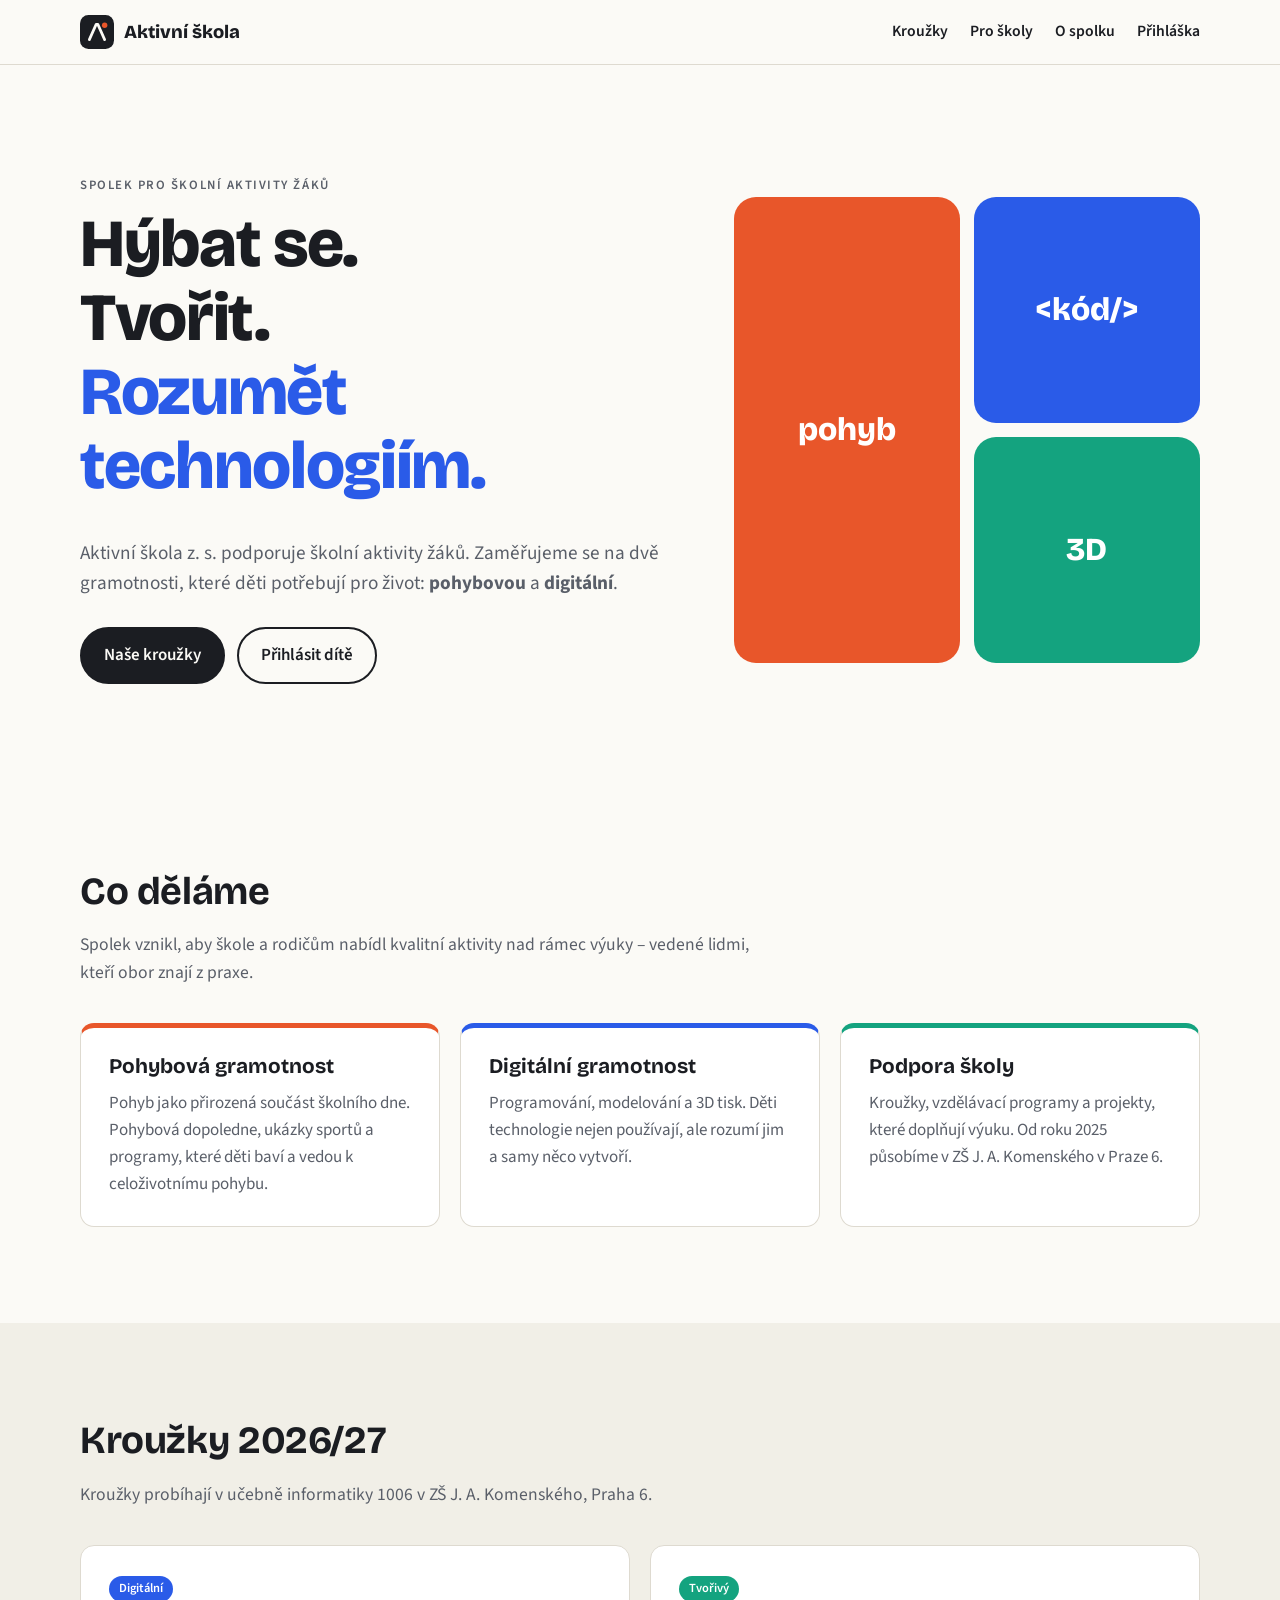
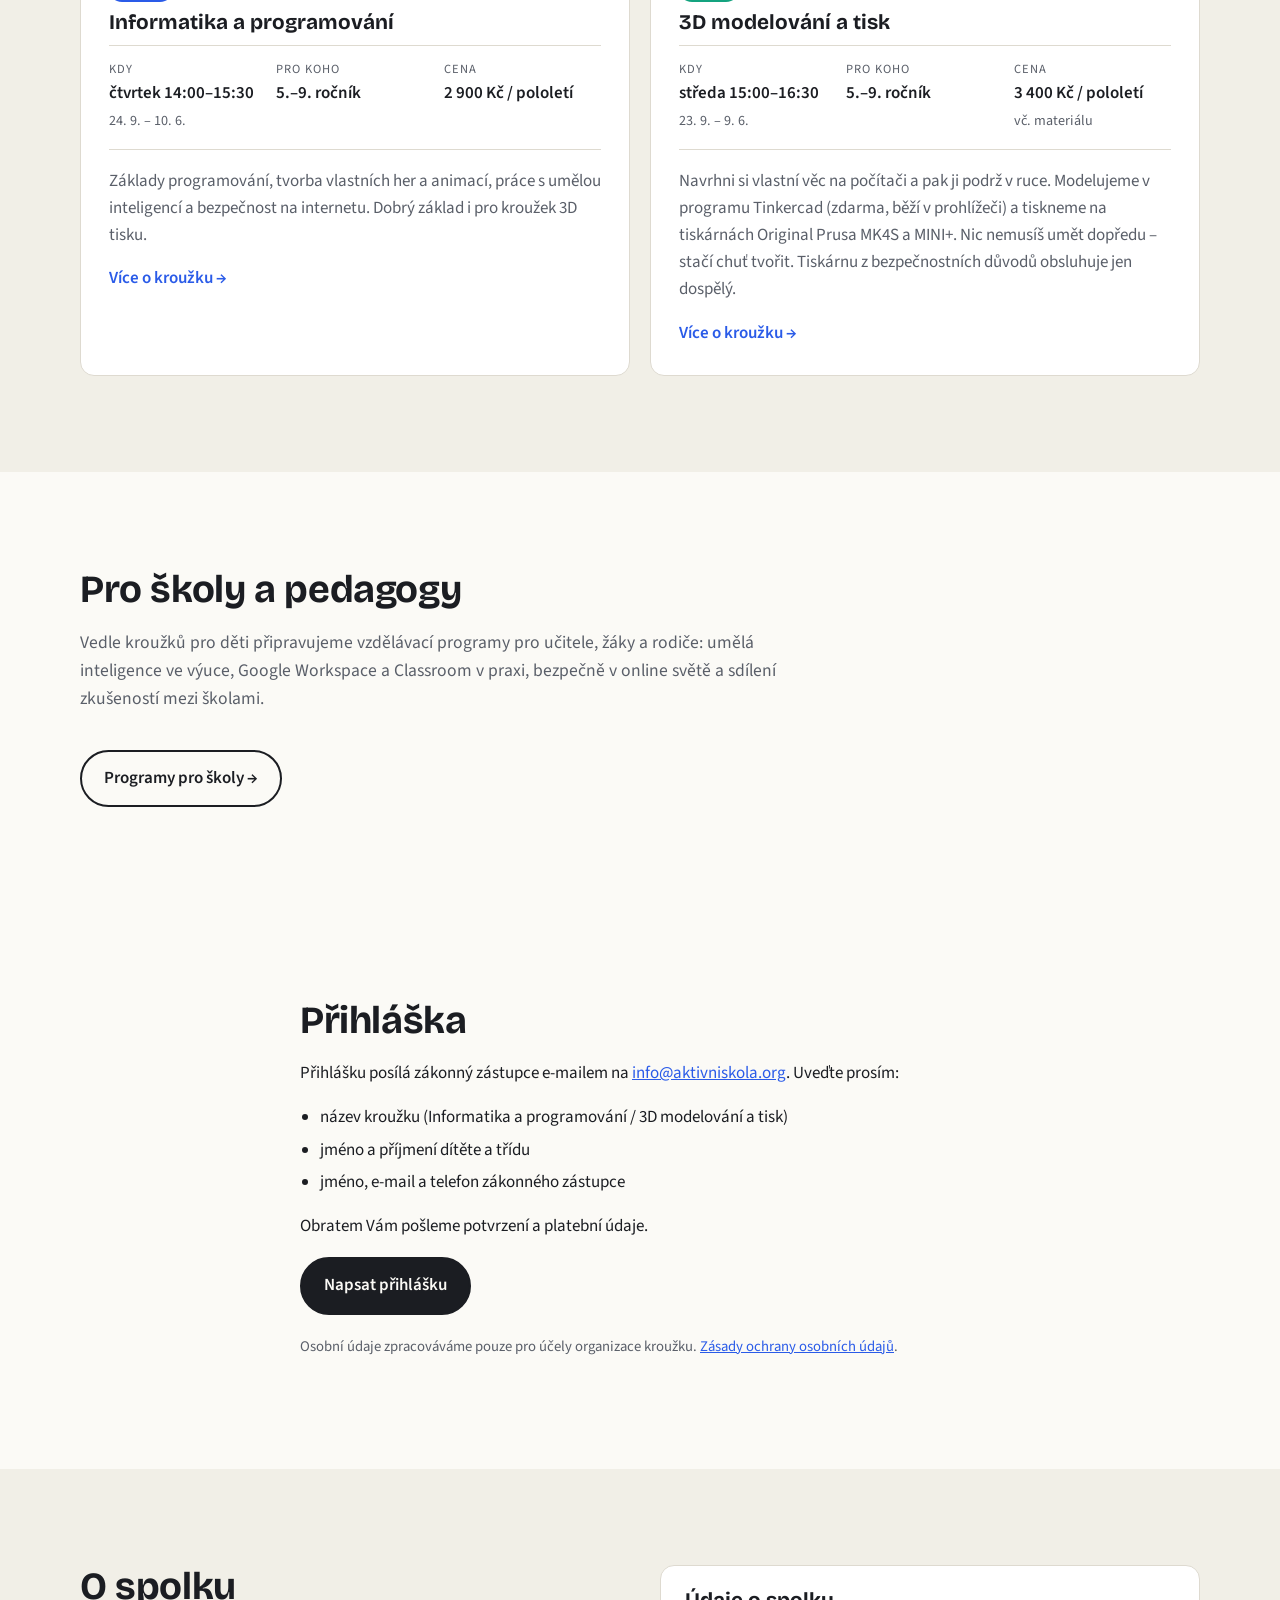
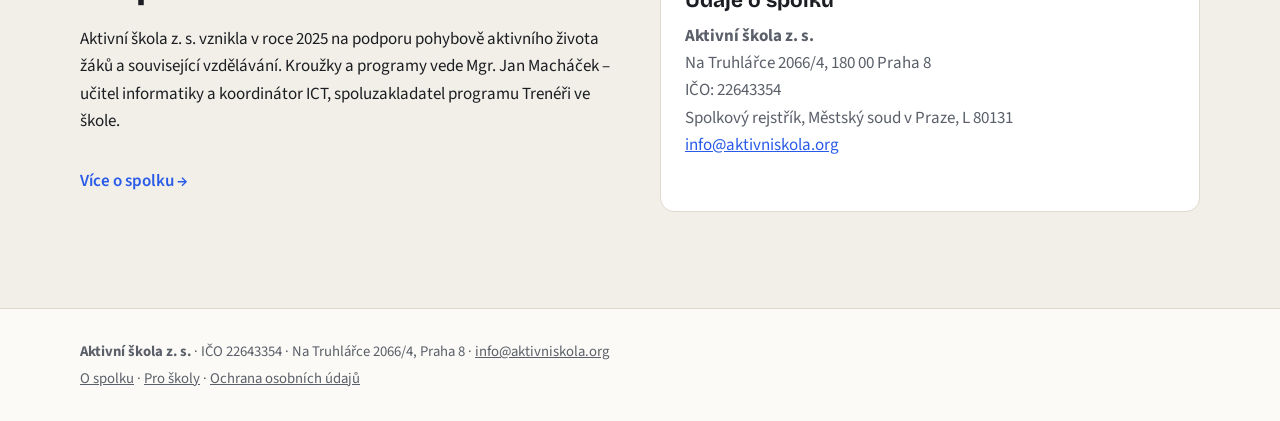
<file: index.html>
<!doctype html>
<html lang="cs">
<head>
<meta charset="utf-8">
<meta name="viewport" content="width=device-width, initial-scale=1">
<title>Aktivní škola z. s. – pohybová a digitální gramotnost žáků</title>
<meta name="description" content="Spolek Aktivní škola podporuje školní aktivity žáků se zaměřením na pohybovou a digitální gramotnost. Kroužky programování a 3D tisku v Praze 6.">
<link rel="canonical" href="https://aktivniskola.org/">
<link rel="icon" href="favicon.svg" type="image/svg+xml">
<meta property="og:title" content="Aktivní škola z. s.">
<meta property="og:description" content="Pohybová a digitální gramotnost žáků – kroužky, projekty, spolupráce se školami.">
<meta property="og:type" content="website">
<meta property="og:url" content="https://aktivniskola.org/">
<link rel="preconnect" href="https://fonts.googleapis.com">
<link rel="preconnect" href="https://fonts.gstatic.com" crossorigin>
<link href="https://fonts.googleapis.com/css2?family=Bricolage+Grotesque:opsz,wght@12..96,500;12..96,700;12..96,800&family=Source+Sans+3:wght@400;600&display=swap" rel="stylesheet">
<link rel="stylesheet" href="styles.css">
<script type="application/ld+json">
{
  "@context": "https://schema.org",
  "@type": "NGO",
  "name": "Aktivní škola z. s.",
  "url": "https://aktivniskola.org/",
  "taxID": "22643354",
  "address": {
    "@type": "PostalAddress",
    "streetAddress": "Na Truhlářce 2066/4",
    "addressLocality": "Praha 8",
    "postalCode": "180 00",
    "addressCountry": "CZ"
  }
}
</script>
</head>
<body>

<header class="site-header">
  <div class="wrap header-inner">
    <a href="/" class="logo" aria-label="Aktivní škola – úvod">
      <svg viewBox="0 0 40 40" aria-hidden="true"><rect width="40" height="40" rx="10" class="logo-bg"/><path d="M11 29 19 11h2l8 18" class="logo-a"/><circle cx="29" cy="12" r="3.2" class="logo-dot"/></svg>
      <span>Aktivní škola</span>
    </a>
    <nav class="nav" aria-label="Hlavní navigace">
      <a href="/#krouzky">Kroužky</a>
      <a href="/pro-skoly">Pro školy</a>
      <a href="/o-spolku">O spolku</a>
      <a href="/#prihlaska">Přihláška</a>
    </nav>
  </div>
</header>

<main>

  <section class="hero">
    <div class="wrap hero-grid">
      <div>
        <p class="eyebrow">Spolek pro školní aktivity žáků</p>
        <h1>Hýbat se.<br>Tvořit.<br><span class="accent">Rozumět technologiím.</span></h1>
        <p class="lead">Aktivní škola z. s. podporuje školní aktivity žáků. Zaměřujeme se na dvě gramotnosti, které děti potřebují pro život: <strong>pohybovou</strong> a <strong>digitální</strong>.</p>
        <div class="cta-row">
          <a class="btn btn-primary" href="/#krouzky">Naše kroužky</a>
          <a class="btn btn-ghost" href="/#prihlaska">Přihlásit dítě</a>
        </div>
      </div>
      <div class="hero-art" aria-hidden="true">
        <div class="tile tile-move"><span>pohyb</span></div>
        <div class="tile tile-digi"><span>&lt;kód/&gt;</span></div>
        <div class="tile tile-make"><span>3D</span></div>
      </div>
    </div>
  </section>

  <section id="o-nas" class="section">
    <div class="wrap">
      <h2>Co děláme</h2>
      <p class="section-lead">Spolek vznikl, aby škole a rodičům nabídl kvalitní aktivity nad rámec výuky – vedené lidmi, kteří obor znají z praxe.</p>
      <div class="cards">
        <article class="card card-move">
          <h3>Pohybová gramotnost</h3>
          <p>Pohyb jako přirozená součást školního dne. Pohybová dopoledne, ukázky sportů a programy, které děti baví a vedou k celoživotnímu pohybu.</p>
        </article>
        <article class="card card-digi">
          <h3>Digitální gramotnost</h3>
          <p>Programování, modelování a 3D tisk. Děti technologie nejen používají, ale rozumí jim a samy něco vytvoří.</p>
        </article>
        <article class="card card-school">
          <h3>Podpora školy</h3>
          <p>Kroužky, vzdělávací programy a projekty, které doplňují výuku. Od roku 2025 působíme v ZŠ J. A. Komenského v Praze 6.</p>
        </article>
      </div>
    </div>
  </section>

  <section id="krouzky" class="section section-alt">
    <div class="wrap">
      <h2>Kroužky 2026/27</h2>
      <p class="section-lead">Kroužky probíhají v učebně informatiky 1006 v ZŠ J. A. Komenského, Praha 6.</p>
      <div class="courses">
        <article class="course">
          <div class="course-head">
            <span class="badge badge-digi">Digitální</span>
            <h3>Informatika a programování</h3>
          </div>
          <dl class="facts">
            <div><dt>Kdy</dt><dd>čtvrtek 14:00–15:30<br><small>24. 9. – 10. 6.</small></dd></div>
            <div><dt>Pro koho</dt><dd>5.–9. ročník</dd></div>
            <div><dt>Cena</dt><dd>2 900 Kč / pololetí</dd></div>
          </dl>
          <p>Základy programování, tvorba vlastních her a animací, práce s umělou inteligencí a bezpečnost na internetu. Dobrý základ i pro kroužek 3D tisku.</p>
          <a class="more" href="/krouzek-informatika">Více o kroužku →</a>
        </article>
        <article class="course">
          <div class="course-head">
            <span class="badge badge-make">Tvořivý</span>
            <h3>3D modelování a tisk</h3>
          </div>
          <dl class="facts">
            <div><dt>Kdy</dt><dd>středa 15:00–16:30<br><small>23. 9. – 9. 6.</small></dd></div>
            <div><dt>Pro koho</dt><dd>5.–9. ročník</dd></div>
            <div><dt>Cena</dt><dd>3 400 Kč / pololetí<br><small>vč. materiálu</small></dd></div>
          </dl>
          <p>Navrhni si vlastní věc na počítači a pak ji podrž v ruce. Modelujeme v programu Tinkercad (zdarma, běží v prohlížeči) a tiskneme na tiskárnách Original Prusa MK4S a MINI+. Nic nemusíš umět dopředu – stačí chuť tvořit. Tiskárnu z bezpečnostních důvodů obsluhuje jen dospělý.</p>
          <a class="more" href="/krouzek-3d-tisk">Více o kroužku →</a>
        </article>
      </div>
    </div>
  </section>

  <section id="pro-skoly" class="section">
    <div class="wrap">
      <h2>Pro školy a pedagogy</h2>
      <p class="section-lead">Vedle kroužků pro děti připravujeme vzdělávací programy pro učitele, žáky a rodiče: umělá inteligence ve výuce, Google Workspace a Classroom v praxi, bezpečně v online světě a sdílení zkušeností mezi školami.</p>
      <a class="btn btn-ghost" href="/pro-skoly">Programy pro školy →</a>
    </div>
  </section>

  <section id="prihlaska" class="section">
    <div class="wrap narrow">
      <h2>Přihláška</h2>
      <p>Přihlášku posílá zákonný zástupce e-mailem na <a href="mailto:info@aktivniskola.org">info@aktivniskola.org</a>. Uveďte prosím:</p>
      <ul class="checklist">
        <li>název kroužku (Informatika a programování / 3D modelování a tisk)</li>
        <li>jméno a příjmení dítěte a třídu</li>
        <li>jméno, e-mail a telefon zákonného zástupce</li>
      </ul>
      <p>Obratem Vám pošleme potvrzení a platební údaje.</p>
      <a class="btn btn-primary" href="mailto:info@aktivniskola.org?subject=P%C5%99ihl%C3%A1%C5%A1ka%20do%20krou%C5%BEku&amp;body=Krou%C5%BEek%3A%20%0AJm%C3%A9no%20a%20p%C5%99%C3%ADjmen%C3%AD%20d%C3%ADt%C4%9Bte%3A%20%0AT%C5%99%C3%ADda%3A%20%0AZ%C3%A1konn%C3%BD%20z%C3%A1stupce%3A%20%0ATelefon%3A%20%0A">Napsat přihlášku</a>
      <p class="note">Osobní údaje zpracováváme pouze pro účely organizace kroužku. <a href="/ochrana-osobnich-udaju">Zásady ochrany osobních údajů</a>.</p>
    </div>
  </section>

  <section id="kontakt" class="section section-alt">
    <div class="wrap contact-grid">
      <div>
        <h2>O spolku</h2>
        <p>Aktivní škola z. s. vznikla v roce 2025 na podporu pohybově aktivního života žáků a související vzdělávání. Kroužky a programy vede Mgr. Jan Macháček – učitel informatiky a koordinátor ICT, spoluzakladatel programu Trenéři ve škole.</p>
        <p><a class="more" href="/o-spolku">Více o spolku →</a></p>
      </div>
      <div class="legal">
        <h3>Údaje o spolku</h3>
        <p><strong>Aktivní škola z. s.</strong><br>
        Na Truhlářce 2066/4, 180 00 Praha 8<br>
        IČO: 22643354<br>
        Spolkový rejstřík, Městský soud v Praze, L 80131<br>
        <a href="mailto:info@aktivniskola.org">info@aktivniskola.org</a></p>
      </div>
    </div>
  </section>

</main>

<footer class="site-footer">
  <div class="wrap footer-inner">
    <p><strong>Aktivní škola z. s.</strong> · IČO 22643354 · Na Truhlářce 2066/4, Praha 8 · <a href="mailto:info@aktivniskola.org">info@aktivniskola.org</a></p>
    <p><a href="/o-spolku">O spolku</a> · <a href="/pro-skoly">Pro školy</a> · <a href="/ochrana-osobnich-udaju">Ochrana osobních údajů</a></p>
  </div>
</footer>

<script>
/* Čistá adresa: posun na sekci bez #kotvy v URL */
(function(){
  function go(id){var el=document.getElementById(id); if(el){el.scrollIntoView({behavior:'smooth'});}}
  document.addEventListener('click',function(e){
    var a=e.target.closest('a[href^="/#"]'); if(!a) return;
    e.preventDefault(); go(a.getAttribute('href').slice(2));
    history.replaceState(null,'','/');
  });
  if(location.hash){var id=location.hash.slice(1); history.replaceState(null,'','/'); window.addEventListener('load',function(){go(id);});}
})();
</script>
</body>
</html>
</file>
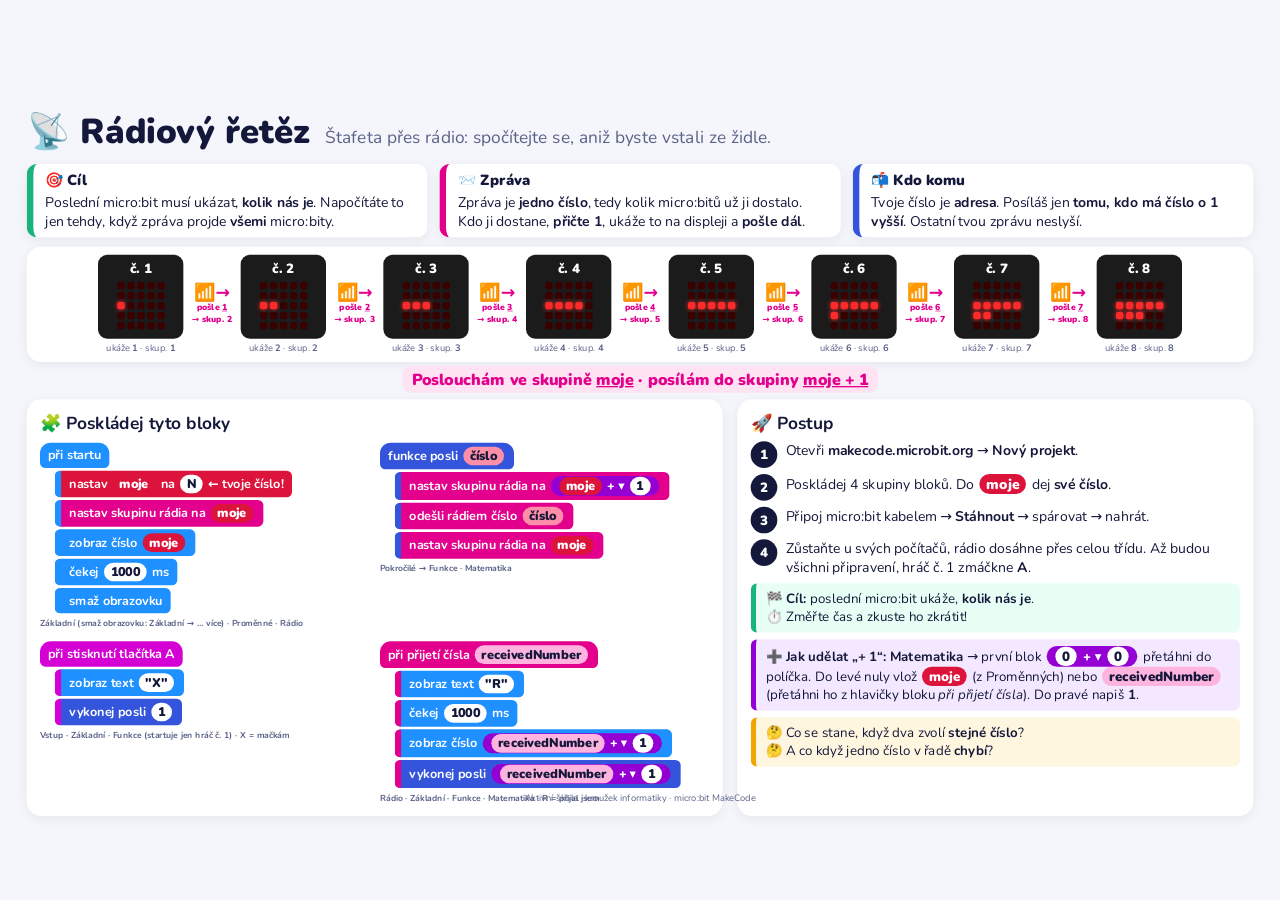
<file: radiovyretez/index.html>
<!DOCTYPE html>
<html lang="cs">
<head>
<meta charset="utf-8">
<meta name="viewport" content="width=device-width, initial-scale=1">
<title>Rádiový řetěz · micro:bit · Aktivní škola</title>
<link rel="icon" href="/favicon.svg" type="image/svg+xml">
<link href="https://fonts.googleapis.com/css2?family=Nunito:wght@400;700;900&display=swap" rel="stylesheet">
<style>
:root{--bg:#f4f6fb;--ink:#14183a;--muted:#5b6288;--card:#fff;
  --basic:#1E90FF;--input:#D400D4;--radio:#E3008C;--var:#DC143C;--fn:#3455DB;--math:#9400D3}
*{box-sizing:border-box}
body{margin:0;font-family:Nunito,system-ui,sans-serif;background:var(--bg);color:var(--ink)}
.page{max-width:1500px;margin:0 auto;padding:22px 28px}
h1{font-size:46px;margin:0;font-weight:900}
.sub{font-size:22px;color:var(--muted);margin:4px 0 18px}
/* řetěz */
.chain{display:flex;align-items:center;justify-content:center;gap:6px;background:var(--card);border-radius:22px;padding:18px;box-shadow:0 4px 18px #0001;flex-wrap:wrap}
.mb{width:150px;text-align:center}
.board{background:#1b1b1b;border-radius:14px;padding:12px 10px;color:#fff}
.leds{display:grid;grid-template-columns:repeat(5,12px);gap:5px;justify-content:center;margin:6px 0}
.leds i{width:12px;height:12px;border-radius:3px;background:#3a0000}
.leds i.on{background:#ff2a2a;box-shadow:0 0 8px #ff2a2a}
.mb .no{font-weight:900;font-size:20px}
.mb .grp{font-size:15px;color:var(--muted);margin-top:4px}
.arrow{font-size:16px;font-weight:900;color:var(--radio);text-align:center;width:120px}
.arrow b{display:block;font-size:34px;line-height:1}
.rule{margin:14px 0 0;text-align:center;font-size:24px;font-weight:900}
.rule span{background:#ffe3f3;color:var(--radio);padding:4px 14px;border-radius:12px}
/* bloky */
.cols{display:grid;grid-template-columns:1.25fr 1fr;gap:22px;margin-top:20px}
.blocks{background:var(--card);border-radius:22px;padding:18px 20px;box-shadow:0 4px 18px #0001}
.blocks h2,.steps h2{margin:0 0 10px;font-size:26px}
.grid2{display:grid;grid-template-columns:1fr 1fr;gap:16px}
.stack{font-size:17px;font-weight:700;color:#fff}
.hat,.blk{display:inline-block;padding:8px 12px;border-radius:8px;margin:2px 0;white-space:nowrap}
.hat{border-radius:16px 16px 8px 8px;padding-top:10px}
.in{margin-left:18px;border-left:10px solid;padding-left:4px}
.pill{display:inline-block;background:#fff;color:var(--ink);border-radius:999px;padding:1px 10px;margin:0 3px;font-weight:900}
.pill.v{background:var(--var);color:#fff}
.pill.m{background:var(--math);color:#fff}
.cat{font-size:13px;color:var(--muted);font-weight:700;margin-top:4px}
/* kroky */
.steps{background:var(--card);border-radius:22px;padding:18px 20px;box-shadow:0 4px 18px #0001}
.step{display:flex;gap:12px;align-items:flex-start;margin:12px 0;font-size:20px}
.step .n{flex:0 0 40px;height:40px;border-radius:50%;background:var(--ink);color:#fff;font-weight:900;display:flex;align-items:center;justify-content:center;font-size:20px}
.goal{margin-top:16px;background:#e8fff6;border-left:8px solid #18b37e;padding:12px 14px;border-radius:10px;font-size:20px}
.think{margin-top:12px;background:#fff6e0;border-left:8px solid #f0a500;padding:12px 14px;border-radius:10px;font-size:19px}
footer{text-align:center;color:var(--muted);font-size:14px;margin-top:14px}
@media (max-width:1000px){.cols,.grid2{grid-template-columns:1fr}}
.three{display:grid;grid-template-columns:repeat(3,1fr);gap:14px;margin:0 0 16px}
.box{background:var(--card);border-radius:16px;padding:12px 16px;border-left:10px solid;font-size:19px;box-shadow:0 4px 18px #0001}
.bt{font-weight:900;font-size:22px;margin-bottom:4px}
@media (max-width:1000px){.three{grid-template-columns:1fr}}

/* === 16:9 plátno 1920×1080, škáluje se na okno === */
html,body{height:100%;overflow:hidden;background:var(--bg)}
.page{width:1920px;height:1080px;max-width:none;padding:26px 40px;transform-origin:0 0;position:absolute;left:0;top:0}
h1{font-size:52px;display:inline-block;margin-right:20px}
.sub{display:inline;font-size:26px}
.head{margin-bottom:14px}
.three{gap:18px;margin:0 0 14px}
.box{font-size:21px;padding:10px 18px}
.chain{flex-wrap:nowrap;padding:12px 16px;gap:4px}
.mb{width:128px}
.board{padding:8px 6px}
.leds{grid-template-columns:repeat(5,11px);gap:4px}
.leds i{width:11px;height:11px}
.mb .grp{font-size:14px}
.arrow{width:78px;font-size:13px}
.arrow b{font-size:26px}
.rule{margin:10px 0 0;font-size:24px}
.cols{margin-top:14px;grid-template-columns:1.35fr 1fr}
.stack{font-size:19px}
.hat,.blk{margin:2px 0;padding:6px 12px}
.blk.in{margin-left:22px}
.step{font-size:21px;margin:9px 0}
.goal,.think{font-size:20px;margin-top:10px;padding:10px 14px}
footer{position:absolute;bottom:8px;left:0;right:0;margin:0}
@media (max-width:1000px){.cols,.grid2,.three{grid-template-columns:auto}}
.plus{margin-top:10px;background:#f3e8ff;border-left:8px solid var(--math);padding:10px 14px;border-radius:10px;font-size:20px}
</style>
</head>
<body>
<div class="page">
  <div class="head"><h1>📡 Rádiový řetěz</h1>
  <div class="sub">Štafeta přes rádio: spočítejte se, aniž byste vstali ze židle.</div></div>
  <div class="three">
    <div class="box" style="border-color:#18b37e"><div class="bt">🎯 Cíl</div>Poslední micro:bit musí ukázat, <b>kolik nás je</b>. Napočítáte to jen tehdy, když zpráva projde <b>všemi</b> micro:bity.</div>
    <div class="box" style="border-color:var(--radio)"><div class="bt">📨 Zpráva</div>Zpráva je <b>jedno číslo</b>, tedy kolik micro:bitů už ji dostalo. Kdo ji dostane, <b>přičte 1</b>, ukáže to na displeji a <b>pošle dál</b>.</div>
    <div class="box" style="border-color:var(--fn)"><div class="bt">📬 Kdo komu</div>Tvoje číslo je <b>adresa</b>. Posíláš jen <b>tomu, kdo má číslo o 1 vyšší</b>. Ostatní tvou zprávu neslyší.</div>
  </div>

  <div class="chain" id="chain"></div>
  <div class="rule"><span>Poslouchám ve skupině <u>moje</u> · posílám do skupiny <u>moje + 1</u></span></div>

  <div class="cols">
    <div class="blocks">
      <h2>🧩 Poskládej tyto bloky</h2>
      <div class="grid2">
        <div class="stack">
          <div class="hat" style="background:var(--basic)">při startu</div><br>
          <div class="blk in" style="background:var(--var);border-color:var(--basic)">nastav <span class="pill v">moje</span> na <span class="pill">N</span> ← tvoje číslo!</div><br>
          <div class="blk in" style="background:var(--radio);border-color:var(--basic)">nastav skupinu rádia na <span class="pill v">moje</span></div><br>
          <div class="blk in" style="background:var(--basic);border-color:var(--basic)">zobraz číslo <span class="pill v">moje</span></div><br>
          <div class="blk in" style="background:var(--basic);border-color:var(--basic)">čekej <span class="pill">1000</span> ms</div><br>
          <div class="blk in" style="background:var(--basic);border-color:var(--basic)">smaž obrazovku</div>
          <div class="cat">Základní (smaž obrazovku: Základní → … více) · Proměnné · Rádio</div>
        </div>
        <div class="stack">
          <div class="hat" style="background:var(--fn)">funkce posli <span class="pill" style="background:#ff8fa8">číslo</span></div><br>
          <div class="blk in" style="background:var(--radio);border-color:var(--fn)">nastav skupinu rádia na <span class="pill m"><span class="pill v">moje</span> + ▾ <span class="pill">1</span></span></div><br>
          <div class="blk in" style="background:var(--radio);border-color:var(--fn)">odešli rádiem číslo <span class="pill" style="background:#ff8fa8">číslo</span></div><br>
          <div class="blk in" style="background:var(--radio);border-color:var(--fn)">nastav skupinu rádia na <span class="pill v">moje</span></div>
          <div class="cat">Pokročilé → Funkce · Matematika</div>
        </div>
        <div class="stack">
          <div class="hat" style="background:var(--input)">při stisknutí tlačítka A</div><br>
          <div class="blk in" style="background:var(--basic);border-color:var(--input)">zobraz text <span class="pill">"X"</span></div><br>
          <div class="blk in" style="background:var(--fn);border-color:var(--input)">vykonej posli <span class="pill">1</span></div>
          <div class="cat">Vstup · Základní · Funkce (startuje jen hráč č. 1) · X = mačkám</div>
        </div>
        <div class="stack">
          <div class="hat" style="background:var(--radio)">při přijetí čísla <span class="pill" style="background:#ffb3df">receivedNumber</span></div><br>
          <div class="blk in" style="background:var(--basic);border-color:var(--radio)">zobraz text <span class="pill">"R"</span></div><br>
          <div class="blk in" style="background:var(--basic);border-color:var(--radio)">čekej <span class="pill">1000</span> ms</div><br>
          <div class="blk in" style="background:var(--basic);border-color:var(--radio)">zobraz číslo <span class="pill m"><span class="pill" style="background:#ffb3df">receivedNumber</span> + ▾ <span class="pill">1</span></span></div><br>
          <div class="blk in" style="background:var(--fn);border-color:var(--radio)">vykonej posli <span class="pill m"><span class="pill" style="background:#ffb3df">receivedNumber</span> + ▾ <span class="pill">1</span></span></div>
          <div class="cat">Rádio · Základní · Funkce · Matematika · R = přijal jsem</div>
        </div>
      </div>
    </div>

    <div class="steps">
      <h2>🚀 Postup</h2>
      <div class="step"><div class="n">1</div><div>Otevři <b>makecode.microbit.org</b> → <b>Nový projekt</b>.</div></div>
      <div class="step"><div class="n">2</div><div>Poskládej 4 skupiny bloků. Do <span class="pill v">moje</span> dej <b>své číslo</b>.</div></div>
      <div class="step"><div class="n">3</div><div>Připoj micro:bit kabelem → <b>Stáhnout</b> → spárovat → nahrát.</div></div>
      <div class="step"><div class="n">4</div><div>Zůstaňte u svých počítačů, rádio dosáhne přes celou třídu. Až budou všichni připravení, hráč č. 1 zmáčkne <b>A</b>.</div></div>
      <div class="goal">🏁 <b>Cíl:</b> poslední micro:bit ukáže, <b>kolik nás je</b>.<br>⏱️ Změřte čas a zkuste ho zkrátit!</div>
      <div class="plus"><b>➕ Jak udělat „+ 1“:</b> <b>Matematika</b> → první blok <span class="pill m"><span class="pill">0</span> + ▾ <span class="pill">0</span></span> přetáhni do políčka. Do levé nuly vlož <span class="pill v">moje</span> (z Proměnných) nebo <span class="pill" style="background:#ffb3df">receivedNumber</span> (přetáhni ho z hlavičky bloku <i>při přijetí čísla</i>). Do pravé napiš <b>1</b>.</div>
      <div class="think">🤔 Co se stane, když dva zvolí <b>stejné číslo</b>?<br>🤔 A co když jedno číslo v řadě <b>chybí</b>?</div>
    </div>
  </div>
  <footer>Aktivní škola · kroužek informatiky · micro:bit MakeCode</footer>
</div>
<script>
// řetěz: 4 micro:bity, na každém svítí jeho číslo jako počet LED
const N=8,ch=document.getElementById('chain');let h='';
for(let i=1;i<=N;i++){
  let leds='';for(let k=0;k<25;k++)leds+=`<i class="${k>=10&&k<10+i?'on':''}"></i>`;
  h+=`<div class="mb"><div class="board"><div class="no">č. ${i}</div><div class="leds">${leds}</div></div><div class="grp">ukáže <b>${i}</b> · skup. <b>${i}</b></div></div>`;
  if(i<N)h+=`<div class="arrow"><b>📶→</b>pošle <u>${i}</u><br>→ skup. ${i+1}</div>`;
}

ch.innerHTML=h;
const pg=document.querySelector('.page');
function fit(){const s=Math.min(innerWidth/1920,innerHeight/1080);pg.style.transform=`scale(${s})`;pg.style.left=((innerWidth-1920*s)/2)+'px';pg.style.top=((innerHeight-1080*s)/2)+'px';}
addEventListener('resize',fit);fit();
</script>
</body>
</html>
</file>
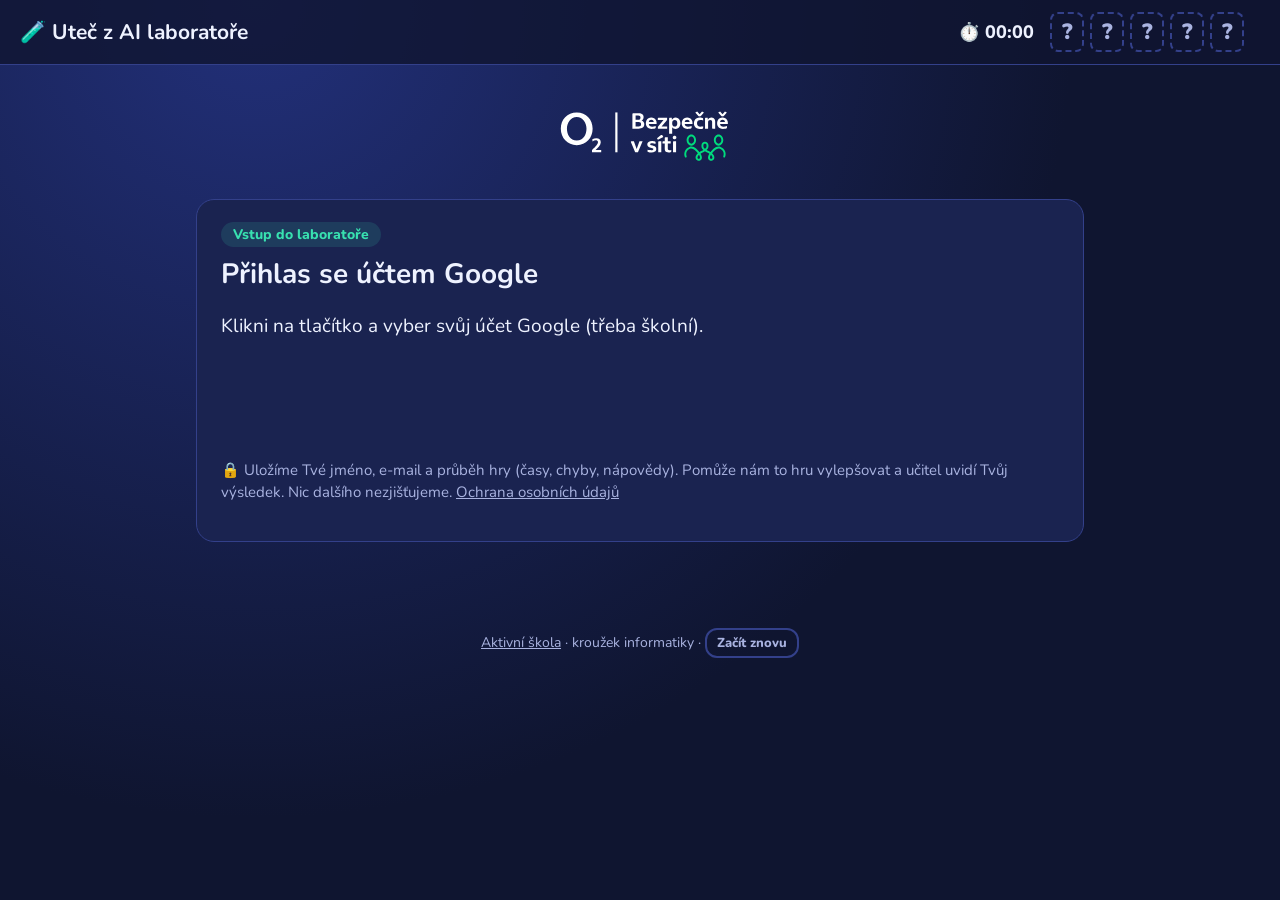
<file: utekzlaboratore/index.html>
<!DOCTYPE html>
<html lang="cs">
<head>
<meta charset="utf-8">
<meta name="viewport" content="width=device-width, initial-scale=1">
<title>Uteč z AI laboratoře · Aktivní škola</title>
<meta name="description" content="Online úniková hra z informatiky pro děti: šifra, binární čísla, prompty, hesla a algoritmy.">
<link rel="icon" href="/favicon.svg" type="image/svg+xml">
<link href="https://fonts.googleapis.com/css2?family=Nunito:wght@400;700;900&display=swap" rel="stylesheet">
<style>
:root{--bg:#0f1530;--panel:#1a2350;--ink:#eef2ff;--muted:#a9b3e0;--acc:#38e1b0;--warn:#ffc35c;--bad:#ff6b6b;--line:#33408a}
*{box-sizing:border-box}
body{margin:0;font-family:Nunito,system-ui,sans-serif;background:radial-gradient(circle at 20% 0%,#22307a,var(--bg) 60%);color:var(--ink);min-height:100vh}
header{display:flex;flex-wrap:wrap;gap:12px;align-items:center;justify-content:space-between;padding:12px 20px;border-bottom:1px solid var(--line);background:#0f1530cc;position:sticky;top:0;z-index:5}
h1{font-size:21px;margin:0}
.hud{display:flex;flex-wrap:wrap;gap:16px;align-items:center;font-weight:800;font-size:18px}
.bag{display:flex;gap:6px}
.slot{width:34px;height:40px;border:2px dashed var(--line);border-radius:8px;display:grid;place-items:center;font-size:22px;font-weight:900;color:var(--muted)}
.slot.on{border:2px solid var(--acc);color:var(--acc);background:#38e1b01a}
main{max-width:920px;margin:0 auto;padding:22px 16px 60px}
.card{background:var(--panel);border:1px solid var(--line);border-radius:18px;padding:22px 24px;margin-bottom:16px}
.tag{display:inline-block;background:#38e1b022;color:var(--acc);border-radius:99px;padding:3px 12px;font-weight:800;font-size:14px}
h2{margin:8px 0 8px;font-size:28px}
p,li{font-size:19px;line-height:1.5}
.big{font-family:ui-monospace,Consolas,monospace;font-size:46px;letter-spacing:12px;font-weight:900;color:var(--warn);text-align:center;margin:14px 0}
input[type=text]{font:inherit;font-size:22px;padding:10px 14px;border-radius:12px;border:2px solid var(--line);background:#0b1027;color:var(--ink);width:min(100%,380px)}
input[type=text]:focus{outline:none;border-color:var(--acc)}
button{font:inherit;font-weight:800;font-size:18px;border:0;border-radius:12px;padding:10px 18px;cursor:pointer;background:var(--acc);color:#06281f}
button.ghost{background:transparent;color:var(--muted);border:2px solid var(--line)}
button.arrow{font-size:28px;width:62px;height:56px;padding:0;background:#2a3680;color:var(--ink)}
button:disabled{opacity:.4;cursor:not-allowed}
.row{display:flex;flex-wrap:wrap;gap:10px;align-items:center;margin-top:14px}
.msg{min-height:28px;font-weight:800;font-size:19px;margin-top:12px}
.ok{color:var(--acc)} .no{color:var(--bad)} .muted{color:var(--muted)}
.hint{background:#ffc35c1a;border-left:4px solid var(--warn);padding:10px 14px;border-radius:8px;margin-top:10px;font-size:18px}
.scroll{overflow-x:auto}
table.strip{border-collapse:collapse;margin:12px auto;font-family:ui-monospace,Consolas,monospace;font-size:19px}
table.strip td{border:1px solid var(--line);min-width:28px;text-align:center;padding:4px 2px}
table.strip tr.top td{color:var(--acc);font-weight:900}
table.strip th{font-size:13px;color:var(--muted);padding-right:8px;text-align:right;font-weight:700}
.lamps{display:flex;gap:14px;justify-content:center;margin:14px 0}
.lamp{width:62px;height:62px;border-radius:50%;background:#2a3266;border:3px solid #3c4790}
.lampw{display:flex;flex-direction:column;align-items:center;gap:6px}
.lampw b{font-size:24px;color:var(--warn)}
.lamp.on{background:#ffd75e;border-color:#fff1b8;box-shadow:0 0 22px #ffd75e}
.mini{display:inline-flex;gap:5px;vertical-align:middle;margin-right:10px}
.mini span{width:20px;height:20px;border-radius:50%;background:#2a3266;border:2px solid #3c4790}
.mini span.on{background:#ffd75e;border-color:#fff1b8}
.ex{display:grid;grid-template-columns:repeat(2,minmax(0,1fr));gap:8px 24px;font-size:20px;font-weight:800;margin:8px 0}
.opts{display:grid;gap:10px;margin-top:10px}
.opt{text-align:left;background:#0b1027;color:var(--ink);border:2px solid var(--line);font-weight:700;font-size:18px;line-height:1.4}
.opt b{color:var(--warn);margin-right:8px}
.opt:hover{border-color:var(--acc)}
.checks{list-style:none;padding:0;margin:10px 0}
.checks li{font-size:18px}
.warn{background:#ff6b6b1a;border-left:4px solid var(--bad);padding:10px 14px;border-radius:8px;font-size:17px}
.maze{display:grid;grid-template-columns:repeat(6,58px);gap:4px;justify-content:center;margin:12px 0}
.cell{width:58px;height:58px;border-radius:10px;background:#0b1027;display:grid;place-items:center;font-size:32px}
.cell.wall{background:#4a3b6b}
.cell.trail{background:#38e1b033}
.cell.bump{background:#ff6b6b88}
.prog{display:flex;flex-wrap:wrap;gap:6px;min-height:46px;padding:8px;border:2px dashed var(--line);border-radius:12px;font-size:26px}
.overlay{position:fixed;inset:0;background:#05081bcc;display:grid;place-items:center;z-index:10;padding:16px}
.overlay .card{max-width:520px;text-align:center}
.letter{font-size:80px;font-weight:900;color:var(--acc);line-height:1}
.win{text-align:center}
.win .big{color:var(--acc)}
footer{text-align:center;color:var(--muted);font-size:14px;padding:10px}
.net{font-size:15px;font-weight:700;color:var(--muted)}
.net.ok{color:var(--acc)} .net.err{color:var(--warn)}
#gbtn{display:flex;justify-content:center;margin:18px 0 6px;min-height:44px}
.partner{text-align:center;margin:4px 0 18px}
.partner img{height:84px;max-width:90%}
.who{font-size:22px;font-weight:900;color:var(--acc)}
</style>
<script src="https://accounts.google.com/gsi/client" async defer></script>
</head>
<body>
<header>
  <h1>🧪 Uteč z AI laboratoře</h1>
  <div class="hud">
    <span id="teamLbl"></span>
    <span>⏱️ <span id="clock">00:00</span></span>
    <div class="bag" id="bag" title="Batoh s písmeny kódu"></div>
    <span class="net" id="net"></span>
  </div>
</header>
<main id="stage"></main>
<footer><a href="/" style="color:inherit">Aktivní škola</a> · kroužek informatiky · <button class="ghost" id="resetBtn" style="font-size:13px;padding:4px 10px">Začít znovu</button></footer>
<div id="ov"></div>

<script>
(function(){
// ===== NASTAVENÍ (vyplní se po vytvoření klíče Google a nasazení Apps Scriptu) =====
const CONFIG={
  CLIENT_ID:"212607744830-77cn0l9ct636g6858d608vst8l1n0gi3.apps.googleusercontent.com", // OAuth Client ID (projekt aktivni-skola-unikovka), končí na .apps.googleusercontent.com
  ENDPOINT:"https://script.google.com/macros/s/AKfycbz1fXBI3FFuVhAlAV-mqtT1fXGl7XN-Ouzjwr1JD5x6tja9VO2OS2Ek2KNEOKaviANP/exec", // Apps Script „Únikovka – příjem výsledků“
  HD:""            // prázdné = libovolný účet Google; např. "jak6.cz" = jen školní účty
};
// Bez CLIENT_ID a ENDPOINT (nebo s adresou …/#demo) se hraje anonymně a nic se neukládá.
const AUTH_ON=!!(CONFIG.CLIENT_ID&&CONFIG.ENDPOINT)&&location.hash!=="#demo";

const LETTERS=["V","O","L","N","O"];
const ANS={1:"S0xJQw==",2:"MjI=",6:"Vk9MTk8="};
const KEY="ai-lab-unikovka-v2";
const $=s=>document.querySelector(s);
const norm=s=>s.normalize("NFD").replace(/[̀-ͯ]/g,"").toUpperCase().replace(/\s+/g,"");
const newStats=()=>{const r={};for(let i=1;i<=5;i++)r[i]={sec:0,wrong:0,hints:0,t:0};return r};
const fresh=()=>({team:"",email:"",runId:"",t0:0,pen:0,room:0,bag:[],hints:{},tEnd:0,star:false,rs:newStats(),dirty:false});
let S=load()||fresh();if(!S.rs)S.rs=newStats();
let USER=null;
function load(){try{return JSON.parse(localStorage.getItem(KEY))}catch(e){return null}}
function save(){try{localStorage.setItem(KEY,JSON.stringify(S))}catch(e){}}

function elapsed(){if(!S.t0)return 0;const end=S.tEnd||Date.now();return Math.floor((end-S.t0)/1000)+S.pen}
function fmt(sec){const m=Math.floor(sec/60),s=sec%60;return String(m).padStart(2,"0")+":"+String(s).padStart(2,"0")}
function hud(){
  $("#clock").textContent=fmt(elapsed());
  $("#teamLbl").textContent=S.team?"👤 "+S.team:"";
  const b=$("#bag");b.innerHTML="";
  LETTERS.forEach((_,i)=>{const d=document.createElement("div");d.className="slot"+(S.bag[i]?" on":"");d.textContent=S.bag[i]||"?";b.appendChild(d)});
}
setInterval(hud,1000);

// ===== HLÁŠENÍ VÝSLEDKŮ =====
function setNet(st){const n=$("#net");if(!AUTH_ON||!st){n.textContent="";return}
  n.className="net "+(st==="ok"?"ok":st==="wait"?"":"err");
  n.textContent=st==="ok"?"☁️ uloženo":st==="wait"?"☁️ …":st==="auth"?"⚠️ přihlas se znovu":"⚠️ neuloženo";}
function summary(){const h=Object.values(S.hints).reduce((a,b)=>a+b,0);
  return{status:S.tEnd?"utekl":"hraje",room:S.room,total:elapsed(),pen:S.pen,hints:h,star:S.star,t0:S.t0,rooms:S.rs}}
function report(type,room,detail){
  if(!AUTH_ON||!USER||!S.runId)return;
  const body=JSON.stringify({token:USER.token,runId:S.runId,type:type,room:room||0,detail:detail||"",elapsed:elapsed(),summary:summary()});
  setNet("wait");
  fetch(CONFIG.ENDPOINT,{method:"POST",body:body}).then(r=>r.json()).then(j=>{
    if(j&&j.ok){S.dirty=false;save();setNet("ok")}else{S.dirty=true;save();setNet(j&&j.error==="auth"?"auth":"err")}
  }).catch(()=>{S.dirty=true;save();setNet("err")});
}
setInterval(()=>{if(S.dirty)report("sync",S.room)},20000);

// ===== PŘIHLÁŠENÍ GOOGLE =====
function decodeJwt(t){const p=t.split(".")[1].replace(/-/g,"+").replace(/_/g,"/");const s=atob(p+"===".slice((p.length+3)%4));
  return JSON.parse(decodeURIComponent(Array.from(s).map(c=>"%"+c.charCodeAt(0).toString(16).padStart(2,"0")).join("")))}
function onCred(resp){
  let p;try{p=decodeJwt(resp.credential)}catch(e){return loginMsg("Přihlášení se nepovedlo. Zkus to znovu.")}
  if(CONFIG.HD&&p.hd!==CONFIG.HD)return loginMsg("Přihlas se svým školním účtem @"+CONFIG.HD+".");
  USER={token:resp.credential,email:p.email,name:p.name||p.email};
  if(S.email&&S.email!==USER.email)S=fresh();
  S.email=USER.email;S.team=USER.name;save();hud();render();
  if(S.dirty)report("sync",S.room);
}
function loginMsg(t){const m=$("#loginMsg");if(m){m.className="msg no";m.textContent=t}}
function loginCard(){
  const c=card("Vstup do laboratoře","Přihlas se účtem Google",`
  <p>Klikni na tlačítko a vyber svůj účet Google${CONFIG.HD?" <b>@"+CONFIG.HD+"</b>":" (třeba školní)"}.</p>
  <div id="gbtn"></div><div class="msg" id="loginMsg"></div>
  <p class="muted" style="font-size:15px">🔒 Uložíme Tvé jméno, e-mail a průběh hry (časy, chyby, nápovědy). Pomůže nám to hru vylepšovat a učitel uvidí Tvůj výsledek. Nic dalšího nezjišťujeme. <a href="/ochrana-osobnich-udaju" style="color:inherit">Ochrana osobních údajů</a></p>`);
  let tries=0;const init=()=>{
    if(window.google&&google.accounts&&google.accounts.id){
      const o={client_id:CONFIG.CLIENT_ID,callback:onCred,auto_select:true,context:"signin",ux_mode:"popup"};if(CONFIG.HD)o.hd=CONFIG.HD;google.accounts.id.initialize(o);
      google.accounts.id.renderButton(c.querySelector("#gbtn"),{theme:"filled_blue",size:"large",text:"signin_with",shape:"pill",locale:"cs"});
      google.accounts.id.prompt();
    }else if(++tries<40){setTimeout(init,250)}else{loginMsg("Přihlášení se nenačetlo. Obnov stránku (F5) nebo zavolej pana učitele.")}};
  setTimeout(init,0);return c;
}

// ===== POMOCNÉ =====
function el(html){const t=document.createElement("template");t.innerHTML=html.trim();return t.content.firstElementChild}
function card(tag,title,body){return el(`<section class="card"><span class="tag">${tag}</span><h2>${title}</h2>${body}</section>`)}
function enter(room){if(room>=1&&room<=5&&!S.rs[room].t){S.rs[room].t=Date.now();save();report("vstup",room)}}

function hints(room,list){
  const box=el(`<div><div class="hl"></div><div class="row"><button class="ghost hb">💡 Nápověda (+1 min)</button></div></div>`);
  const draw=()=>{const n=S.hints[room]||0;box.querySelector(".hl").innerHTML=list.slice(0,n).map(h=>`<div class="hint">💡 ${h}</div>`).join("");
    const btn=box.querySelector(".hb");btn.disabled=n>=list.length;if(n>=list.length)btn.textContent="💡 Žádná další nápověda"};
  box.querySelector(".hb").onclick=()=>{S.hints[room]=(S.hints[room]||0)+1;S.rs[room].hints++;S.pen+=60;save();draw();hud();report("napoveda",room,"č. "+S.hints[room])};
  draw();return box;
}
function solved(room,extra){
  const r=S.rs[room];r.sec=Math.round((Date.now()-(r.t||Date.now()))/1000);
  S.bag[room-1]=LETTERS[room-1];S.room=room+1;save();hud();report("otevreno",room,fmt(r.sec));
  const o=el(`<div class="overlay"><div class="card"><div style="font-size:22px;font-weight:900">✅ Zámek otevřen!</div>
    <p>${extra||""}Do batohu získáváš písmeno:</p><div class="letter">${LETTERS[room-1]}</div>
    <div class="row" style="justify-content:center"><button id="go">Další místnost ➜</button></div></div></div>`);
  $("#ov").appendChild(o);o.querySelector("#go").onclick=()=>{o.remove();render()};
}
function textLock(room,label){
  const w=el(`<div><div class="row"><input type="text" placeholder="${label}" autocomplete="off"><button>🔓 Odemknout</button></div><div class="msg"></div></div>`);
  const inp=w.querySelector("input"),msg=w.querySelector(".msg");
  const go=()=>{const v=norm(inp.value);if(!v)return;let ok=false;try{ok=btoa(v)===ANS[room]}catch(e){}
    if(ok){room===6?win():solved(room)}
    else{if(S.rs[room])S.rs[room].wrong++;save();report("chyba",room,v.slice(0,20));
      msg.className="msg no";msg.textContent="❌ Zámek se neotevřel. Zkus to znovu.";inp.select()}};
  w.querySelector("button").onclick=go;inp.onkeydown=e=>{if(e.key==="Enter")go()};
  setTimeout(()=>inp.focus(),50);return w;
}
function startRun(nick){
  const email=S.email;S=fresh();S.email=email;S.team=nick;S.t0=Date.now();S.room=1;
  S.runId=Date.now().toString(36)+Math.random().toString(36).slice(2,6);save();hud();report("start",0);render();
}

const R=[];
// 0 — start
R[0]=()=>{
  const c=card("Začátek mise","Robot ROBI zamkl laboratoř!",`
  <p>Laboratorní robot <b>ROBI</b> se zasekl a zamkl všechny dveře. Ty jsi uvnitř. 😱</p>
  <p>Čeká Tě <b>5 zámků</b>. Každý otevřený zámek Ti dá <b>1 písmeno</b> do batohu (nahoře vpravo). Z písmen složíš kód od hlavních dveří.</p>
  <p>⏱️ Měří se čas. Nápověda přidá <b>+1 minutu</b>. Vyhrává, kdo uteče nejrychleji.</p>`);
  if(AUTH_ON){
    const w=el(`<div><p>Hraješ jako: <span class="who"></span></p><div class="row"><button>🚀 Start</button></div></div>`);
    w.querySelector(".who").textContent=USER.name;w.querySelector("button").onclick=()=>startRun(USER.name);c.appendChild(w);
  }else{
    const w=el(`<div><p><b>Tvoje přezdívka</b> (ne skutečné jméno):</p><div class="row"><input type="text" maxlength="24" placeholder="např. Kyberlev"><button>🚀 Start</button></div><div class="msg"></div></div>`);
    const inp=w.querySelector("input");
    const go=()=>{const t=inp.value.trim();if(!t){w.querySelector(".msg").className="msg no";w.querySelector(".msg").textContent="Napiš přezdívku.";return}startRun(t)};
    w.querySelector("button").onclick=go;inp.onkeydown=e=>{if(e.key==="Enter")go()};c.appendChild(w);setTimeout(()=>inp.focus(),50);
  }
  return c;
};
// 1 — Caesar
R[1]=()=>{
  const A="ABCDEFGHIJKLMNOPQRSTUVWXYZ".split("");
  const top=A.map(x=>`<td>${x}</td>`).join(""),bot=A.map((_,i)=>`<td>${A[(i+3)%26]}</td>`).join("");
  const c=card("Zámek 1 / 5 · 🔐 Šifrovací dveře","Tajná zpráva na displeji",`
  <p>ROBI zašifroval heslo jako Julius Caesar: každé písmeno posunul v abecedě <b>o 3 místa dál</b>.</p>
  <div class="big">N O L F</div>
  <p>Najdi písmeno šifry ve <b>spodním</b> řádku a přečti písmeno <b>nad ním</b>.</p>
  <div class="scroll"><table class="strip"><tr class="top"><th>správně</th>${top}</tr><tr><th>šifra</th>${bot}</tr></table></div>`);
  c.appendChild(textLock(1,"rozluštěné slovo"));
  c.appendChild(hints(1,["Písmeno N ve spodním řádku – nad ním je písmeno K. To je první písmeno hesla.","Je to věc, kterou se odemykají dveře. 🗝️"]));
  return c;
};
// 2 — binary
R[2]=()=>{
  const mini=b=>`<span class="mini">${b.split("").map(x=>`<span class="${x==="1"?"on":""}"></span>`).join("")}</span>`;
  const c=card("Zámek 2 / 5 · 💡 Světelný zámek","Počítače počítají žárovkami",`
  <p>Počítač zná jen <b>zapnuto</b> a <b>vypnuto</b>. Každá žárovka má své <b>číslo</b>. Když svítí, číslo se <b>počítá</b>. Když nesvítí, nepočítá se.</p>
  <div class="ex"><div>${mini("00001")}= 1</div><div>${mini("00011")}= 2 + 1 = 3</div><div>${mini("00101")}= 4 + 1 = 5</div><div>${mini("01010")}= 8 + 2 = 10</div></div>
  <p>Jaké číslo svítí na zámku? Sečti čísla <b>svítících</b> žárovek.</p>
  <div class="lamps">${[[16,1],[8,0],[4,1],[2,1],[1,0]].map(([n,on])=>`<div class="lampw"><div class="lamp${on?" on":""}"></div><b>${n}</b></div>`).join("")}</div>`);
  c.appendChild(textLock(2,"číslo"));
  c.appendChild(hints(2,["Svítí 3 žárovky. Nesvítící (8 a 1) vůbec nepočítej.","Spočítej: 16 + 4 + 2"]));
  return c;
};
// 3 — prompt
R[3]=()=>{
  const c=card("Zámek 3 / 5 · 🤖 Hlasový zámek","Řekni ROBIMU správný prompt",`
  <p>Dveře otevře jen <b>nejlepší</b> a zároveň <b>bezpečný</b> prompt. Pozor: za každou chybu <b>+30 s</b>.</p>`);
  const opts=[
    ["A","nakresli psa","no","Málo informací – ROBI neví, jaký pes, kde je a jak má obrázek vypadat."],
    ["B","Nakresli mého psa Rexe. Jmenuju se Tomáš Novák a bydlím v Lipové ulici 7.","no","Stop! 🛡️ Tenhle prompt prozrazuje jméno a adresu. To do AI nikdy nepíšeme."],
    ["C","Nakresli veselého hnědého psa, který hraje fotbal na školním hřišti. Styl: barevný komiks.","ok",""],
    ["D","Nakresli psa a ať je to hezký.","no","„Hezký“ je pro ROBIHO záhada. Co přesně má na obrázku být?"]];
  const box=el(`<div class="opts"></div>`),msg=el(`<div class="msg"></div>`);
  opts.forEach(([l,t,r,f])=>{const b=el(`<button class="opt"><b>${l}</b></button>`);b.appendChild(document.createTextNode(t));
    b.onclick=()=>{if(r==="ok"){solved(3,"Přesně tak: CO, KDE, JAK a žádné osobní údaje. ")}
      else{S.pen+=30;S.rs[3].wrong++;save();hud();report("chyba",3,l);msg.className="msg no";msg.textContent="❌ "+f}};box.appendChild(b)});
  c.appendChild(box);c.appendChild(msg);
  c.appendChild(hints(3,["Dobrý prompt říká CO chci, KDE se to děje a JAK to má vypadat.","Jeden prompt prozrazuje osobní údaje – ten ROBI nesmí dostat nikdy."]));
  return c;
};
// 4 — password
R[4]=()=>{
  const c=card("Zámek 4 / 5 · 🛡️ Trezor s heslem","Vymysli heslo, které hacker neprolomí",`
  <div class="warn">⚠️ Vymysli <b>úplně nové</b> heslo. Nikdy sem nepiš své skutečné heslo! Heslo se nikam neukládá.</div>
  <p>Trezor se zamkne jen silným heslem. Musí splnit všech 5 pravidel:</p>`);
  const rules=[["aspoň 12 znaků",v=>v.length>=12],["velké písmeno (A–Z)",v=>/[A-Z]/.test(v)],["malé písmeno (a–z)",v=>/[a-z]/.test(v)],["číslo (0–9)",v=>/[0-9]/.test(v)],["speciální znak (! - # ? …)",v=>/[^A-Za-z0-9\s]/.test(v.normalize("NFD").replace(/[̀-ͯ]/g,""))]];
  const w=el(`<div><input type="text" placeholder="Tvoje nové heslo" autocomplete="off" spellcheck="false"><ul class="checks"></ul><div class="row"><button disabled>🔒 Zamknout trezor</button></div></div>`);
  const inp=w.querySelector("input"),ul=w.querySelector("ul"),btn=w.querySelector("button");
  const check=()=>{const v=inp.value;let all=true;ul.innerHTML="";rules.forEach(([t,f])=>{const ok=f(v);all=all&&ok;const li=document.createElement("li");li.className=ok?"ok":"muted";li.textContent=(ok?"✅ ":"⬜ ")+t;ul.appendChild(li)});btn.disabled=!all};
  inp.oninput=check;check();
  btn.onclick=()=>{inp.value="";solved(4,"Silné heslo je dlouhé a pestré. Heslo nikomu neříkej! ")};
  c.appendChild(w);setTimeout(()=>inp.focus(),50);
  c.appendChild(hints(4,["Zkus heslo z několika slov: třeba tři zvířata a číslo.","Příklad stylu (nepoužívej ho!): Zeleny-Drak-Skace-7"]));
  return c;
};
// 5 — maze
R[5]=()=>{
  const MAP=["S..#..","##.#.#",".....#",".###..","...##.","##...E"];
  const D={"→":[0,1],"←":[0,-1],"↑":[-1,0],"↓":[1,0]};
  const MAX=16;let prog=[],busy=false;
  const c=card("Zámek 5 / 5 · 🗺️ Výstupní chodba","Naprogramuj ROBIHO ke dveřím",`
  <p>Poskládej <b>algoritmus</b>: každá šipka posune ROBIHO o 1 políčko. Nesmí narazit do zdi 🧱. Pak klikni na <b>▶ Spustit</b>.</p>
  <p class="muted">⭐ Výzva: najdi nejkratší cestu.</p>`);
  const grid=el(`<div class="maze"></div>`);
  const draw=(r,cc,trail,bump)=>{grid.innerHTML="";MAP.forEach((row,i)=>row.split("").forEach((ch,j)=>{const d=document.createElement("div");d.className="cell"+(ch==="#"?" wall":"")+(trail&&trail.has(i+","+j)?" trail":"")+(bump&&bump[0]===i&&bump[1]===j?" bump":"");
    d.textContent=(i===r&&j===cc)?"🤖":ch==="#"?"🧱":ch==="E"?"🚪":"";grid.appendChild(d)}))};
  draw(0,0);
  const pv=el(`<div class="prog"></div>`),msg=el(`<div class="msg"></div>`);
  const showProg=()=>{pv.innerHTML=prog.length?prog.map(x=>`<span>${x}</span>`).join(""):`<span class="muted" style="font-size:17px">sem se skládají příkazy (${MAX} max.)</span>`};showProg();
  const ctr=el(`<div class="row"></div>`);
  Object.keys(D).forEach(k=>{const b=el(`<button class="arrow">${k}</button>`);b.onclick=()=>{if(busy||prog.length>=MAX)return;prog.push(k);showProg()};ctr.appendChild(b)});
  const undo=el(`<button class="ghost">⌫ Smazat poslední</button>`);undo.onclick=()=>{if(!busy){prog.pop();showProg()}};
  const clr=el(`<button class="ghost">🗑️ Vše</button>`);clr.onclick=()=>{if(!busy){prog=[];showProg();draw(0,0);msg.textContent=""}};
  const run=el(`<button>▶ Spustit</button>`);
  const sleep=ms=>new Promise(r=>setTimeout(r,ms));
  const fail=(t,kind)=>{msg.className="msg no";msg.textContent=t;S.rs[5].wrong++;save();report(kind,5,prog.join(""));busy=false};
  run.onclick=async()=>{if(busy||!prog.length)return;busy=true;msg.textContent="";let r=0,cc=0;const tr=new Set(["0,0"]);draw(r,cc,tr);
    for(const k of prog){await sleep(380);const nr=r+D[k][0],nc=cc+D[k][1];
      if(nr<0||nr>5||nc<0||nc>5||MAP[nr][nc]==="#"){draw(r,cc,tr,[Math.min(Math.max(nr,0),5),Math.min(Math.max(nc,0),5)]);return fail("💥 Bum! ROBI narazil. Oprav algoritmus a zkus to znovu.","narazil")}
      r=nr;cc=nc;tr.add(r+","+cc);draw(r,cc,tr)}
    if(MAP[r][cc]==="E"){S.star=prog.length<=10;save();busy=false;solved(5,S.star?"⭐ Nejkratší cesta – 10 kroků! ":"Funguje to! (Jde to i kratší… 😉) ")}
    else fail("🤔 ROBI se zastavil, ale dveře jsou jinde. Přidej další kroky.","nedosel")};
  ctr.appendChild(undo);ctr.appendChild(clr);ctr.appendChild(run);
  c.appendChild(grid);c.appendChild(pv);c.appendChild(ctr);c.appendChild(msg);
  c.appendChild(hints(5,["Nejdřív si cestu ukaž prstem na obrazovce, pak skládej šipky.","Začátek cesty: → → ↓ ↓ …"]));
  return c;
};
// 6 — final door
R[6]=()=>{
  const c=card("Hlavní dveře","Poslední zámek!",`
  <p>Máš všech 5 písmen v batohu. Zadej je <b>ve správném pořadí</b> a uteč z laboratoře! 🏃</p>`);
  c.appendChild(textLock(6,"kód z batohu"));return c;
};
function win(){S.tEnd=Date.now();S.room=7;save();hud();report("konec",6,fmt(elapsed()));render()}
R[7]=()=>{
  const h=Object.values(S.hints).reduce((a,b)=>a+b,0);
  const c=card("Mise splněna","🎉 Utekl(a) jsi!",`<div class="win"><div class="big tm"></div><p>Čas (včetně penalizací)</p><div class="big">${fmt(elapsed())}</div>
  <p>💡 Nápovědy: <b>${h}</b> ${S.star?" · ⭐ nejkratší cesta":""}</p><p><b>${AUTH_ON?"Výsledek se uložil. ":""}Ukaž tuhle obrazovku panu učiteli.</b></p></div>`);
  const tm=c.querySelector(".tm");tm.textContent=S.team;tm.style.letterSpacing="2px";tm.style.fontSize="34px";
  const w=el(`<div class="win"><div class="row" style="justify-content:center"><button id="shot" style="font-size:22px;padding:14px 26px">📸 Stáhnout obrázek</button></div>
    <p class="muted" style="font-size:17px">Obrázek odevzdej v Classroomu: <b>Přidat nebo vytvořit → Soubor</b> → najdi ho ve <b>Stažených souborech</b>.</p><div class="msg"></div></div>`);
  w.querySelector("#shot").onclick=()=>downloadShot(h,w.querySelector(".msg"));
  c.appendChild(w);return c;
};
function downloadShot(h,msg){
  try{
    const W=1200,H=675,cv=document.createElement("canvas");cv.width=W;cv.height=H;const x=cv.getContext("2d");
    const g=x.createLinearGradient(0,0,W,H);g.addColorStop(0,"#22307a");g.addColorStop(1,"#0f1530");x.fillStyle=g;x.fillRect(0,0,W,H);
    x.strokeStyle="#38e1b0";x.lineWidth=8;x.strokeRect(24,24,W-48,H-48);
    const F="Nunito, system-ui, sans-serif";x.textAlign="center";
    x.fillStyle="#a9b3e0";x.font="700 34px "+F;x.fillText("🧪 Uteč z AI laboratoře",W/2,100);
    x.fillStyle="#38e1b0";x.font="900 64px "+F;x.fillText("🎉 Mise splněna!",W/2,190);
    x.fillStyle="#eef2ff";x.font="900 52px "+F;x.fillText(S.team||"",W/2,285);
    x.fillStyle="#a9b3e0";x.font="700 28px "+F;x.fillText("Čas včetně penalizací",W/2,360);
    x.fillStyle="#ffc35c";x.font="900 96px ui-monospace, Consolas, monospace";x.fillText(fmt(elapsed()),W/2,455);
    x.fillStyle="#eef2ff";x.font="800 32px "+F;x.fillText("💡 Nápovědy: "+h+(S.star?"   ·   ⭐ nejkratší cesta":""),W/2,530);
    const d=new Date(S.tEnd||Date.now());
    x.fillStyle="#a9b3e0";x.font="600 24px "+F;x.fillText(d.toLocaleDateString("cs-CZ")+" "+d.toLocaleTimeString("cs-CZ",{hour:"2-digit",minute:"2-digit"})+"  ·  aktivniskola.org/utekzlaboratore",W/2,600);
    const nm=(S.team||"hrac").normalize("NFD").replace(/[\u0300-\u036f]/g,"").replace(/[^A-Za-z0-9]+/g,"-").replace(/^-|-$/g,"").toLowerCase();
    cv.toBlob(b=>{const a=document.createElement("a");a.href=URL.createObjectURL(b);a.download="unikovka-"+nm+"-"+fmt(elapsed()).replace(":","-")+".png";
      document.body.appendChild(a);a.click();a.remove();setTimeout(()=>URL.revokeObjectURL(a.href),5000);
      msg.className="msg ok";msg.textContent="✅ Obrázek je ve Stažených souborech.";report("obrazek",7)},"image/png");
  }catch(e){msg.className="msg no";msg.textContent="Obrázek se nepodařilo vytvořit. Udělej snímek obrazovky (Ctrl + Shift + Přehled oken)."}
}

const partner=()=>el(`<div class="partner"><img src="o2-bezpecne-v-siti.svg" alt="O2 Bezpečně v síti"></div>`);
function render(){const st=$("#stage");st.innerHTML="";
  if(AUTH_ON&&!USER){st.appendChild(partner());st.appendChild(loginCard());hud();return}
  const r=R[S.room]?S.room:0;enter(r);if(r===0)st.appendChild(partner());st.appendChild(R[r]());hud();window.scrollTo(0,0)}
$("#resetBtn").onclick=()=>{const o=el(`<div class="overlay"><div class="card"><p><b>Opravdu začít znovu?</b><br>Čas i písmena se smažou.</p><div class="row" style="justify-content:center"><button class="ghost" id="n">Ne</button><button id="y">Ano, znovu</button></div></div></div>`);
  $("#ov").appendChild(o);o.querySelector("#n").onclick=()=>o.remove();o.querySelector("#y").onclick=()=>{o.remove();const e=S.email,t=S.team;S=fresh();S.email=e;S.team=t;save();render()}};
setNet("");render();
})();
</script>
</body>
</html>
</file>
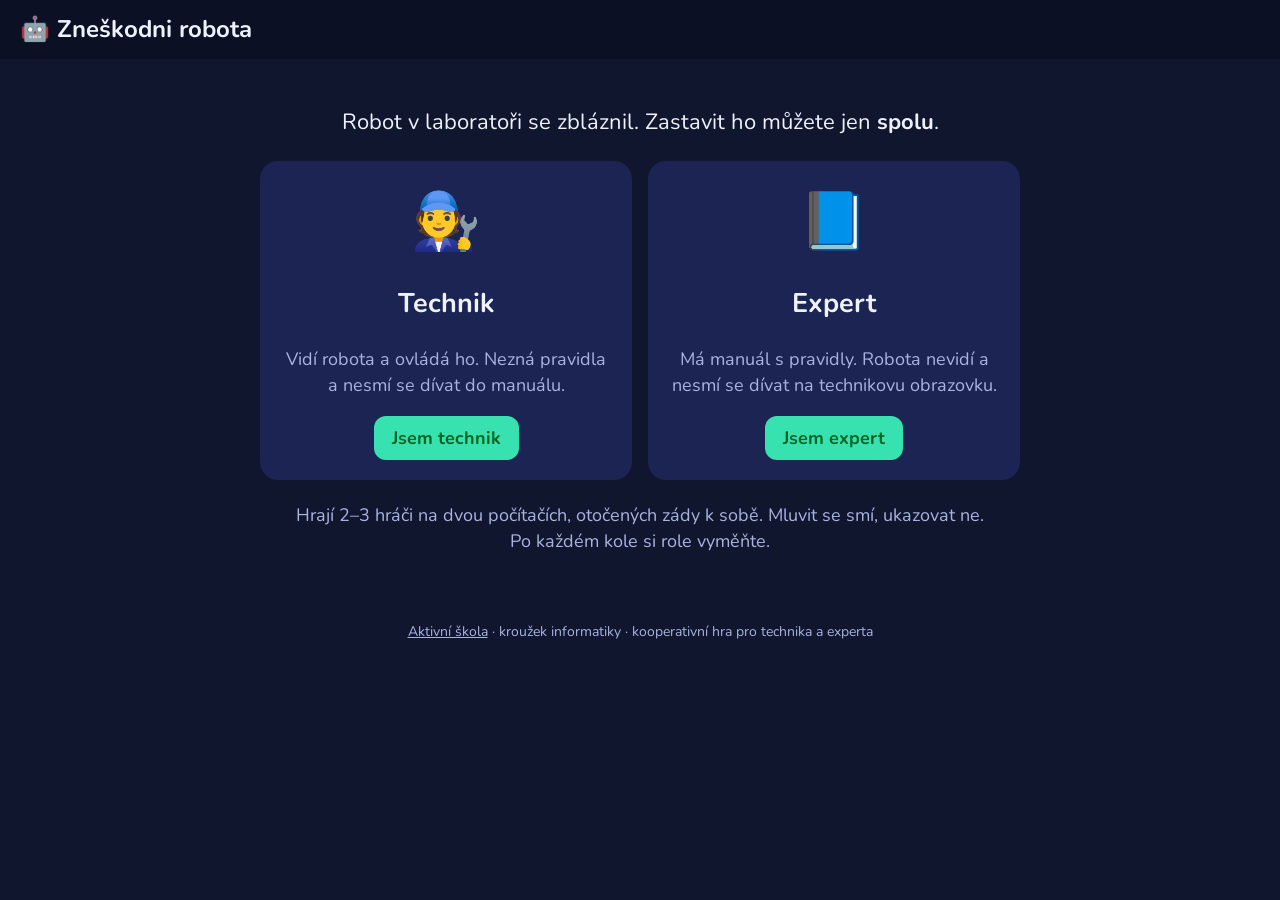
<file: zneskodnirobota/index.html>
<!DOCTYPE html>
<html lang="cs">
<head>
<meta charset="utf-8">
<meta name="viewport" content="width=device-width, initial-scale=1">
<title>Zneškodni robota · Aktivní škola</title>
<meta name="description" content="Kooperativní hra z informatiky: technik vidí robota, expert má manuál. Podmínky, binární čísla, šifra a bludiště.">
<link rel="icon" href="/favicon.svg" type="image/svg+xml">
<link href="https://fonts.googleapis.com/css2?family=Nunito:wght@400;700;900&display=swap" rel="stylesheet">
<style>
:root{--bg:#10162e;--panel:#1b2452;--panel2:#24306a;--ink:#eef2ff;--muted:#a9b3e0;--acc:#38e1b0;--warn:#ffc35c;--bad:#ff5c7a}
*{box-sizing:border-box}
body{margin:0;font-family:Nunito,system-ui,sans-serif;background:var(--bg);color:var(--ink);font-size:18px;line-height:1.45}
header{display:flex;justify-content:space-between;align-items:center;flex-wrap:wrap;gap:10px;padding:12px 20px;background:#0b1024}
h1{margin:0;font-size:24px}
.hud{display:flex;gap:18px;font-weight:900;font-size:22px}
main{max-width:1100px;margin:0 auto;padding:18px}
button{font-family:inherit;font-size:18px;font-weight:700;border:0;border-radius:12px;padding:10px 18px;background:var(--acc);color:#062;cursor:pointer}
button.ghost{background:var(--panel2);color:var(--ink)}
button:disabled{opacity:.4;cursor:default}
.grid{display:grid;grid-template-columns:repeat(auto-fit,minmax(320px,1fr));gap:16px}
.mod{background:var(--panel);border-radius:18px;padding:16px;position:relative;min-height:260px}
.mod h2{margin:0 0 10px;font-size:20px}
.mod.done{outline:4px solid var(--acc)}
.mod.done::after{content:"✅ HOTOVO";position:absolute;top:14px;right:16px;font-weight:900;color:var(--acc)}
.mod.done .body{opacity:.35;pointer-events:none}
.led{display:inline-block;width:14px;height:14px;border-radius:50%;background:#333;margin-left:6px;vertical-align:middle}
/* dráty */
.wire{display:flex;align-items:center;gap:10px;margin:8px 0;cursor:pointer}
.wire .bar{flex:1;height:16px;border-radius:8px;border:2px solid #0006}
.wire .lbl{width:30px;font-weight:900;color:var(--muted)}
.wire.cut .bar{background-image:linear-gradient(90deg,transparent 46%,var(--panel) 46%,var(--panel) 54%,transparent 54%)!important}
.wire.cut{cursor:default}
/* binár */
.lamps{display:flex;gap:12px;justify-content:center;margin:14px 0;padding:14px;border-radius:14px}
.lamp{width:46px;height:46px;border-radius:50%;background:#2c335c;border:3px solid #0008}
.lamp.on{background:#ffe066;box-shadow:0 0 22px #ffe066}
input{font-family:inherit;font-size:22px;padding:8px 12px;border-radius:10px;border:2px solid var(--panel2);background:#0b1024;color:var(--ink);width:170px}
.row{display:flex;gap:10px;align-items:center;flex-wrap:wrap}
.cipher{font-size:34px;font-weight:900;letter-spacing:6px;text-align:center;margin:10px 0}
.sym{font-size:46px;text-align:center}
/* bludiště */
.maze{display:grid;grid-template-columns:repeat(5,44px);gap:4px;justify-content:center;margin:6px 0}
.cell{width:44px;height:44px;border-radius:8px;background:#2c335c;display:flex;align-items:center;justify-content:center;font-size:26px}
.pad{display:grid;grid-template-columns:repeat(3,56px);gap:6px;justify-content:center;margin-top:8px}
.pad button{padding:8px 0;font-size:22px}
#ov{position:fixed;inset:0;background:#000c;display:none;align-items:center;justify-content:center;z-index:9;text-align:center}
#ov .box{background:var(--panel);padding:30px 36px;border-radius:22px;max-width:560px}
.start{max-width:760px;margin:30px auto;text-align:center}
.cards{display:grid;grid-template-columns:1fr 1fr;gap:16px;margin:22px 0}
.card{background:var(--panel);border-radius:18px;padding:20px}
.card .big{font-size:56px}
.muted{color:var(--muted)}
.flash{animation:fl .5s}
@keyframes fl{0%,100%{background:var(--panel)}50%{background:#7a1830}}
/* manuál */
.man{max-width:980px;margin:0 auto;background:#fffdf5;color:#1a1a1a;padding:26px 34px;border-radius:14px}
.man h2{border-bottom:3px solid #1a1a1a;padding-bottom:4px;margin-top:30px}
.man table{border-collapse:collapse;margin:8px 0}
.man td,.man th{border:1px solid #888;padding:5px 12px;text-align:left}
.man .rule{background:#eef6ff;border-left:6px solid #3a7bd5;padding:10px 14px;margin:8px 0;border-radius:6px}
.mazes{display:grid;grid-template-columns:repeat(auto-fit,minmax(200px,1fr));gap:18px}
.mazes figure{margin:0;text-align:center}
footer{text-align:center;color:var(--muted);font-size:14px;padding:20px}
@media print{header,footer,.noprint{display:none}body{background:#fff}.man{padding:0}}
</style>
</head>
<body>
<header>
  <h1>🤖 Zneškodni robota</h1>
  <div class="hud" id="hud"></div>
</header>
<main id="app"></main>
<footer><a href="/" style="color:inherit">Aktivní škola</a> · kroužek informatiky · kooperativní hra pro technika a experta</footer>
<div id="ov"><div class="box" id="ovbox"></div></div>

<script>
(function(){
"use strict";
const $=s=>document.querySelector(s);
const app=$("#app"), hud=$("#hud");
const rnd=n=>Math.floor(Math.random()*n);
const pick=a=>a[rnd(a.length)];
const norm=s=>s.normalize("NFD").replace(/[̀-ͯ]/g,"").toUpperCase().replace(/[^A-Z0-9]/g,"");

// ================= SDÍLENÁ PRAVIDLA (hra i manuál z jednoho místa) =================
const COLORS={R:{n:"červený",c:"#e63946"},B:{n:"modrý",c:"#3a7bd5"},Y:{n:"žlutý",c:"#ffd23f"},W:{n:"bílý",c:"#f5f5f5"},K:{n:"černý",c:"#111"}};
const ord=["první","druhý","třetí","čtvrtý","pátý"];
const cnt=(w,c)=>w.filter(x=>x===c).length;
const lastIdx=(w,c)=>w.lastIndexOf(c);
// každé pravidlo: text pro manuál + funkce (vrací index drátu nebo -1 = nepoužije se)
const WIRE_RULES={
 3:[["Když není žádný <b>červený</b> drát → přestřihni <b>druhý</b> drát.",w=>cnt(w,"R")===0?1:-1],
    ["Jinak, když je poslední drát <b>bílý</b> → přestřihni <b>poslední</b> drát.",w=>w[2]==="W"?2:-1],
    ["Jinak, když je víc než jeden <b>modrý</b> → přestřihni <b>poslední modrý</b>.",w=>cnt(w,"B")>1?lastIdx(w,"B"):-1],
    ["Jinak přestřihni <b>poslední</b> drát.",w=>2]],
 4:[["Když je víc než jeden <b>červený</b> → přestřihni <b>poslední červený</b>.",w=>cnt(w,"R")>1?lastIdx(w,"R"):-1],
    ["Jinak, když je poslední drát <b>žlutý</b> → přestřihni <b>první</b> drát.",w=>w[3]==="Y"?0:-1],
    ["Jinak, když je právě jeden <b>modrý</b> → přestřihni <b>první</b> drát.",w=>cnt(w,"B")===1?0:-1],
    ["Jinak přestřihni <b>druhý</b> drát.",w=>1]],
 5:[["Když je poslední drát <b>černý</b> → přestřihni <b>čtvrtý</b> drát.",w=>w[4]==="K"?3:-1],
    ["Jinak, když je právě jeden <b>červený</b> a víc než jeden <b>žlutý</b> → přestřihni <b>první</b> drát.",w=>cnt(w,"R")===1&&cnt(w,"Y")>1?0:-1],
    ["Jinak, když není žádný <b>černý</b> → přestřihni <b>druhý</b> drát.",w=>cnt(w,"K")===0?1:-1],
    ["Jinak přestřihni <b>první</b> drát.",w=>0]]
};
const wireAnswer=w=>{for(const [,f] of WIRE_RULES[w.length]){const i=f(w);if(i>=0)return i;}};

const BIN_W=[16,8,4,2,1];
const SYMS=[["🐢",1],["🐬",2],["🐍",3],["🦊",5],["🦉",7]];
const WORDS=["ROBOT","DATA","PIXEL","BAJT","HESLO","KLIC","MYS","CHIP","SIT","KOD","LOGIKA","BITY","OBRAZOVKA","SIFRA","MONITOR"];
const caesar=(s,k)=>s.replace(/[A-Z]/g,c=>String.fromCharCode((c.charCodeAt(0)-65+k)%26+65));

// bludiště 5×5 z pevného „semínka“ (stejné v hře i manuálu)
function mulberry(a){return function(){a|=0;a=a+0x6D2B79F5|0;let t=Math.imul(a^a>>>15,1|a);t=t+Math.imul(t^t>>>7,61|t)^t;return((t^t>>>14)>>>0)/4294967296}}
function makeMaze(seed){
  const r=mulberry(seed),N=5;
  const open=[...Array(N*N)].map(()=>({u:0,d:0,l:0,r:0}));
  const seen=new Set([0]),st=[0];
  while(st.length){
    const c=st[st.length-1],x=c%N,y=(c/N)|0,nb=[];
    if(y>0&&!seen.has(c-N))nb.push([c-N,"u","d"]);
    if(y<N-1&&!seen.has(c+N))nb.push([c+N,"d","u"]);
    if(x>0&&!seen.has(c-1))nb.push([c-1,"l","r"]);
    if(x<N-1&&!seen.has(c+1))nb.push([c+1,"r","l"]);
    if(!nb.length){st.pop();continue}
    const [n,a,b]=nb[Math.floor(r()*nb.length)];
    open[c][a]=1;open[n][b]=1;seen.add(n);st.push(n);
  }
  // pár zkratek navíc, ať to není jen jedna chodba
  for(let k=0;k<3;k++){const c=Math.floor(r()*N*N),x=c%N;if(x<N-1){open[c].r=1;open[c+1].l=1}}
  return open;
}
const MAZES=[{seed:11,mk:[1,19]},{seed:22,mk:[6,22]},{seed:33,mk:[10,4]},{seed:44,mk:[18,8]}].map((m,i)=>({...m,no:i+1,open:makeMaze(m.seed)}));

// ================= ROZCESTNÍK =================
function home(){
  hud.innerHTML="";
  app.innerHTML=`<div class="start">
   <p style="font-size:22px">Robot v laboratoři se zbláznil. Zastavit ho můžete jen <b>spolu</b>.</p>
   <div class="cards">
    <div class="card"><div class="big">🧑‍🔧</div><h2>Technik</h2><p class="muted">Vidí robota a ovládá ho. Nezná pravidla a nesmí se dívat do manuálu.</p><button id="bT">Jsem technik</button></div>
    <div class="card"><div class="big">📘</div><h2>Expert</h2><p class="muted">Má manuál s pravidly. Robota nevidí a nesmí se dívat na technikovu obrazovku.</p><button id="bE">Jsem expert</button></div>
   </div>
   <p class="muted">Hrají 2–3 hráči na dvou počítačích, otočených zády k sobě. Mluvit se smí, ukazovat ne.<br>Po každém kole si role vyměňte.</p></div>`;
  $("#bT").onclick=()=>{location.hash="technik";};
  $("#bE").onclick=()=>{location.hash="expert";};
}

// ================= MANUÁL =================
function manual(){
  hud.innerHTML=`<button class="ghost noprint" onclick="window.print()">🖨️ Vytisknout</button>`;
  let h=`<div class="man"><h1>📘 Manuál experta</h1>
  <p>Robot má <b>4 moduly</b>. Zeptej se technika, co vidí, najdi správné pravidlo a řekni mu, co má udělat. Moduly můžete řešit v libovolném pořadí. Každá chyba = 1 přehřátí, po 3 přehřátích robot vybuchne. 💥</p>`;
  h+=`<h2>✂️ Modul 1: Dráty</h2><p>Zeptej se, <b>kolik</b> drátů robot má a jaké mají <b>barvy</b> (shora dolů). Pravidla čti <b>shora</b> a použij <b>první</b>, které platí.</p>`;
  for(const n of [3,4,5]){h+=`<h3>${n} dráty${n===5?" (5 drátů)":""}</h3>`;WIRE_RULES[n].forEach(([t])=>h+=`<div class="rule">${t}</div>`);}
  h+=`<h2>💡 Modul 2: Světelný displej</h2>
  <div class="rule">Lampy mají zleva doprava hodnoty <b>16 · 8 · 4 · 2 · 1</b>. Sečti hodnoty lamp, které <b>svítí</b>.</div>
  <div class="rule">Když je displej <b>červený</b>, technik zadá výsledek <b>o 1 větší</b>.</div>
  <div class="rule">Když je displej <b>modrý</b>, technik zadá výsledek přesně.</div>
  <p>Příklad: ●○●○○ na modrém displeji = 16 + 4 = <b>20</b>.</p>`;
  h+=`<h2>🔐 Modul 3: Šifra</h2><p>Technik vidí zvíře a zašifrované slovo. Zvíře říká, o kolik bylo každé písmeno <b>posunuto dopředu</b>. Musíte ho posunout zpátky.</p><table><tr><th>Zvíře</th><th>Posun</th></tr>`;
  SYMS.forEach(([s,k])=>h+=`<tr><td style="font-size:26px">${s}</td><td>${k}</td></tr>`);
  h+=`</table><p>Abeceda: <b style="letter-spacing:3px">ABCDEFGHIJKLMNOPQRSTUVWXYZ</b><br>Příklad: 🐍 a <b>NOLF</b> → posun 3 zpátky → <b>KLIC</b>.</p>`;
  h+=`<h2>🗺️ Modul 4: Bludiště</h2><p>Technik vidí 5×5 políček, dva kroužky ⭕, robota 🤖 a východ 🚪, ale <b>nevidí zdi</b>. Podle kroužků najdi správné bludiště a naveď robota k východu (nahoru / dolů / doleva / doprava). Náraz do zdi = přehřátí.</p><div class="mazes">`;
  MAZES.forEach(m=>h+=`<figure>${mazeSvg(m)}<figcaption>Bludiště ${m.no}</figcaption></figure>`);
  h+=`</div><p style="margin-top:24px">Tip: dohodněte se, jak budete políčka pojmenovávat (např. „řádek 2, sloupec 4“).</p></div>`;
  app.innerHTML=h;
}
function mazeSvg(m){
  const S=36,P=6,W=5*S+2*P;let s=`<svg viewBox="0 0 ${W} ${W}" width="200" height="200" style="background:#fff">`;
  m.mk.forEach(c=>s+=`<circle cx="${P+(c%5)*S+S/2}" cy="${P+((c/5)|0)*S+S/2}" r="11" fill="none" stroke="#e63946" stroke-width="3"/>`);
  for(let c=0;c<25;c++){const x=P+(c%5)*S,y=P+((c/5)|0)*S,o=m.open[c];
    s+=`<circle cx="${x+S/2}" cy="${y+S/2}" r="2" fill="#bbb"/>`;
    if(!o.u)s+=`<line x1="${x}" y1="${y}" x2="${x+S}" y2="${y}" stroke="#111" stroke-width="4" stroke-linecap="round"/>`;
    if(!o.l)s+=`<line x1="${x}" y1="${y}" x2="${x}" y2="${y+S}" stroke="#111" stroke-width="4" stroke-linecap="round"/>`;
    if(!o.d)s+=`<line x1="${x}" y1="${y+S}" x2="${x+S}" y2="${y+S}" stroke="#111" stroke-width="4" stroke-linecap="round"/>`;
    if(!o.r)s+=`<line x1="${x+S}" y1="${y}" x2="${x+S}" y2="${y+S}" stroke="#111" stroke-width="4" stroke-linecap="round"/>`;}
  return s+`</svg>`;
}

// ================= HRA (technik) =================
const LIMIT=6*60;
let G=null,tick=null;
function newRound(){
  const nW=3+rnd(3),wires=[...Array(nW)].map(()=>pick("RBYWK"));
  let lamps;do{lamps=BIN_W.map(()=>rnd(2))}while(!lamps.some(Boolean));
  const red=Math.random()<.5,[sym,k]=pick(SYMS),word=pick(WORDS);
  const mz=pick(MAZES);let a,b;
  do{a=rnd(25);b=rnd(25)}while(Math.abs(a%5-b%5)+Math.abs(((a/5)|0)-((b/5)|0))<4||mz.mk.includes(a)||mz.mk.includes(b));
  G={t0:Date.now(),strikes:0,done:[0,0,0,0],over:false,
     wires,cut:[],wireOk:wireAnswer(wires),
     lamps,red,binOk:lamps.reduce((s,v,i)=>s+v*BIN_W[i],0)+(red?1:0),
     sym,word,enc:caesar(word,k),
     mz,pos:a,exit:b};
  renderGame();clearInterval(tick);tick=setInterval(upd,250);upd();
}
function upd(){
  if(!G||G.over)return;
  const left=Math.max(0,LIMIT-Math.floor((Date.now()-G.t0)/1000));
  hud.innerHTML=`<span>⏱️ ${Math.floor(left/60)}:${String(left%60).padStart(2,"0")}</span><span>🔥 ${"●".repeat(G.strikes)}${"○".repeat(3-G.strikes)}</span>`;
  if(left===0)end(false,"Došel čas.");
}
function strike(mod){
  G.strikes++;const el=$("#m"+mod);el.classList.remove("flash");void el.offsetWidth;el.classList.add("flash");
  upd();if(G.strikes>=3)end(false,"Robot se přehřál (3 chyby).");
}
function solve(i){G.done[i]=1;$("#m"+i).classList.add("done");if(G.done.every(Boolean))end(true);}
function end(win,why){
  G.over=true;clearInterval(tick);
  const s=Math.floor((Date.now()-G.t0)/1000),t=`${Math.floor(s/60)}:${String(s%60).padStart(2,"0")}`;
  $("#ovbox").innerHTML=win?`<div style="font-size:70px">🎉🤖💤</div><h2>Robot zneškodněn!</h2><p>Čas <b>${t}</b> · přehřátí <b>${G.strikes}</b> ${G.strikes===0?"· ⭐ bez chyby!":""}</p><p class="muted">Vyměňte si role a zkuste to znovu.</p><button id="again">Další kolo</button>`
   :`<div style="font-size:70px">💥</div><h2>BUM!</h2><p>${why}</p><p class="muted">Co Vám v domluvě nefungovalo? Zkuste to znovu.</p><button id="again">Další kolo</button>`;
  $("#ov").style.display="flex";$("#again").onclick=()=>{$("#ov").style.display="none";newRound();};
}
function renderGame(){
  const g=G;
  let h=`<div class="grid">`;
  // dráty
  h+=`<div class="mod" id="m0"><h2>✂️ Dráty</h2><div class="body">${g.wires.map((c,i)=>`<div class="wire" data-i="${i}"><span class="lbl">${i+1}.</span><div class="bar" style="background:${COLORS[c].c}"></div><span class="muted" style="width:80px">${COLORS[c].n}</span></div>`).join("")}<p class="muted">Klikni na drát = přestřihnout.</p></div></div>`;
  // binár
  h+=`<div class="mod" id="m1"><h2>💡 Světelný displej</h2><div class="body"><div class="lamps" style="background:${g.red?"#7a1830":"#1d4e9e"}">${g.lamps.map(v=>`<div class="lamp ${v?"on":""}"></div>`).join("")}</div><div class="row"><input id="binIn" inputmode="numeric" placeholder="číslo"><button id="binBtn">Zadat</button></div></div></div>`;
  // šifra
  h+=`<div class="mod" id="m2"><h2>🔐 Šifra</h2><div class="body"><div class="sym">${g.sym}</div><div class="cipher">${g.enc}</div><div class="row"><input id="cIn" placeholder="rozluštěné slovo"><button id="cBtn">Zadat</button></div></div></div>`;
  // bludiště
  h+=`<div class="mod" id="m3"><h2>🗺️ Bludiště</h2><div class="body"><div class="maze" id="mz"></div><div class="pad"><span></span><button data-d="u">⬆️</button><span></span><button data-d="l">⬅️</button><span></span><button data-d="r">➡️</button><span></span><button data-d="d">⬇️</button><span></span></div></div></div>`;
  h+=`</div><p class="muted" style="text-align:center">Expert má manuál na adrese <b>${location.host}${location.pathname}#expert</b></p>`;
  app.innerHTML=h;
  document.querySelectorAll(".wire").forEach(el=>el.onclick=()=>{
    if(G.over||G.done[0])return;const i=+el.dataset.i;if(G.cut.includes(i))return;
    G.cut.push(i);el.classList.add("cut");if(i===G.wireOk)solve(0);else strike(0);
  });
  const bin=()=>{const v=parseInt($("#binIn").value,10);if(isNaN(v)||G.over)return;if(v===G.binOk)solve(1);else{strike(1);$("#binIn").value="";}};
  $("#binBtn").onclick=bin;$("#binIn").onkeydown=e=>{if(e.key==="Enter")bin()};
  const ci=()=>{const v=norm($("#cIn").value);if(!v||G.over)return;if(v===G.word)solve(2);else{strike(2);$("#cIn").value="";}};
  $("#cBtn").onclick=ci;$("#cIn").onkeydown=e=>{if(e.key==="Enter")ci()};
  drawMaze();
  document.querySelectorAll(".pad button").forEach(b=>b.onclick=()=>move(b.dataset.d));
}
function drawMaze(){
  let h="";for(let c=0;c<25;c++){h+=`<div class="cell">${c===G.pos?"🤖":c===G.exit?"🚪":G.mz.mk.includes(c)?"⭕":""}</div>`;}
  $("#mz").innerHTML=h;
}
function move(d){
  if(G.over||G.done[3])return;
  if(!G.mz.open[G.pos][d]){strike(3);return}
  G.pos+= d==="u"?-5:d==="d"?5:d==="l"?-1:1;drawMaze();
  if(G.pos===G.exit)solve(3);
}
window.addEventListener("keydown",e=>{
  if(!G||G.over||location.hash!=="#technik"||document.activeElement.tagName==="INPUT")return;
  const m={ArrowUp:"u",ArrowDown:"d",ArrowLeft:"l",ArrowRight:"r"}[e.key];if(m){e.preventDefault();move(m);}
});

function route(){
  clearInterval(tick);G=null;$("#ov").style.display="none";
  if(location.hash==="#expert")manual();else if(location.hash==="#technik")newRound();else home();
}
window.addEventListener("hashchange",route);route();
})();
</script>
</body>
</html>
</file>
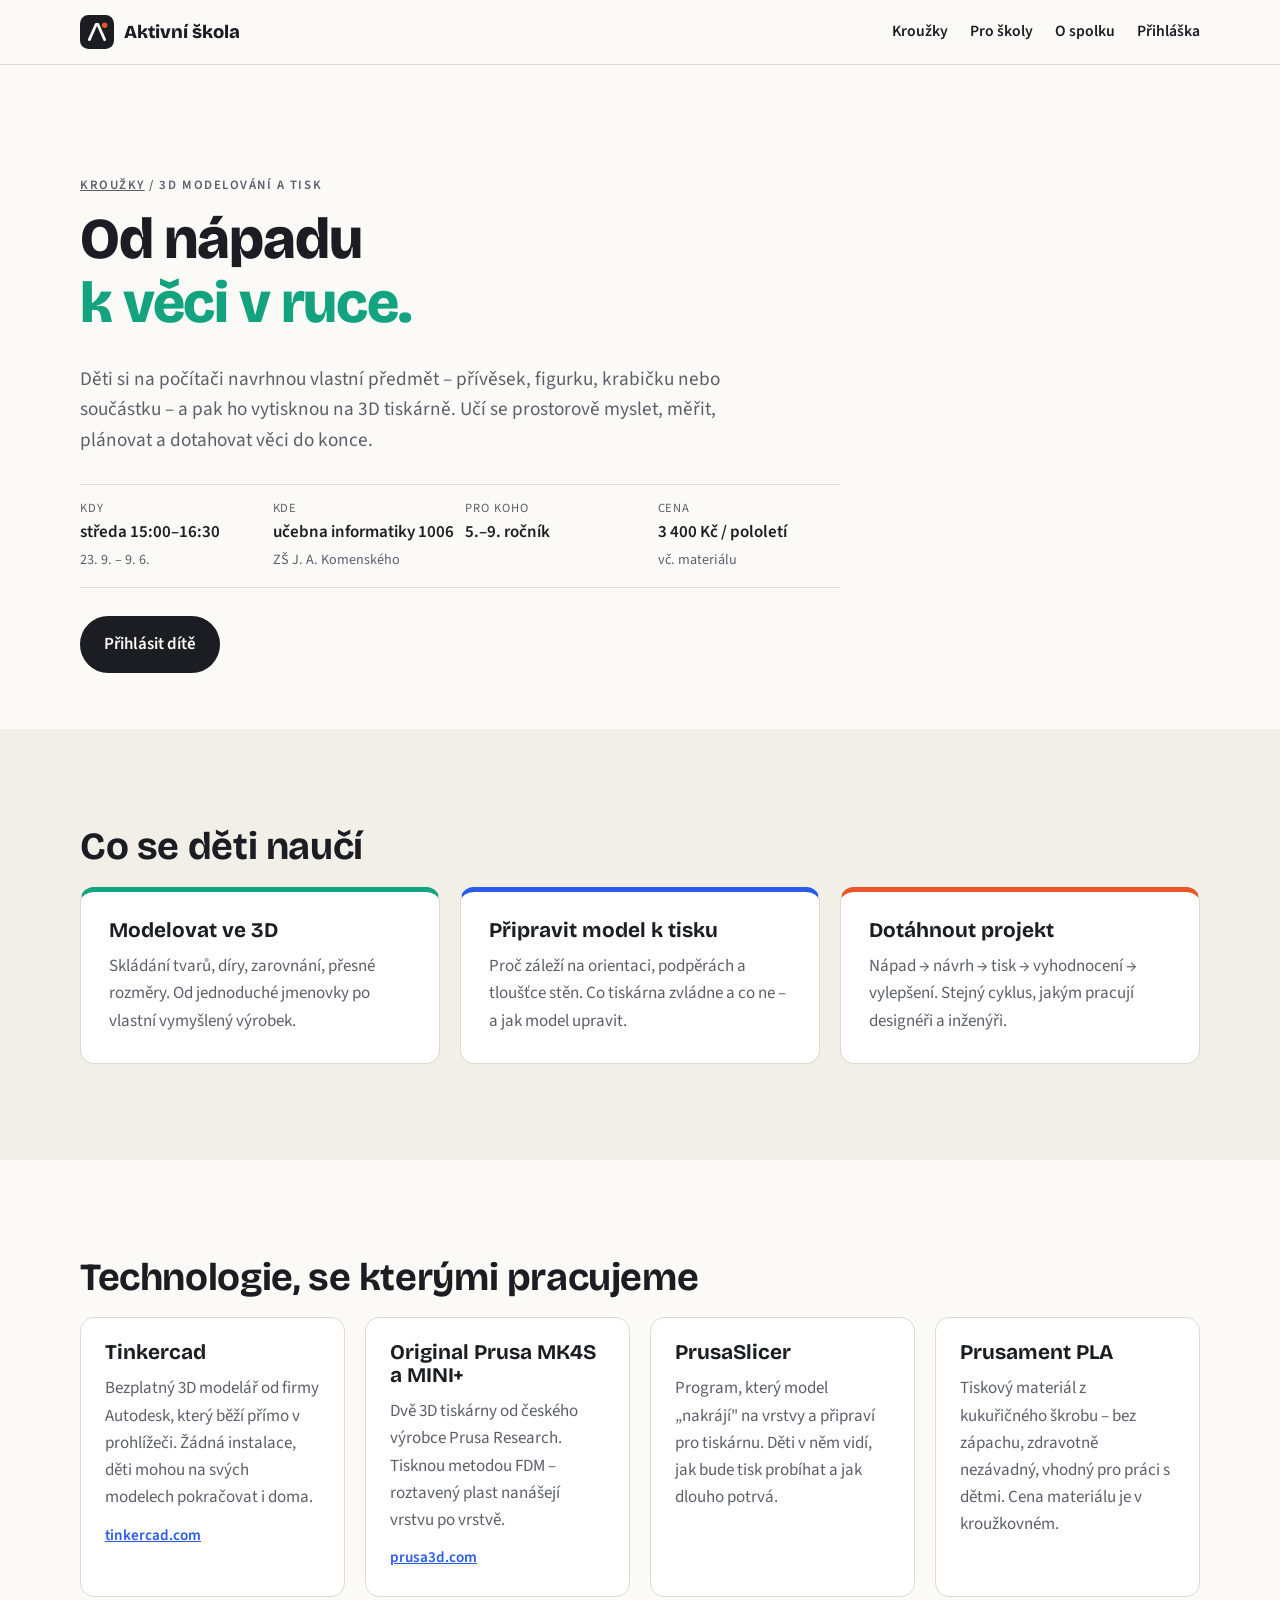
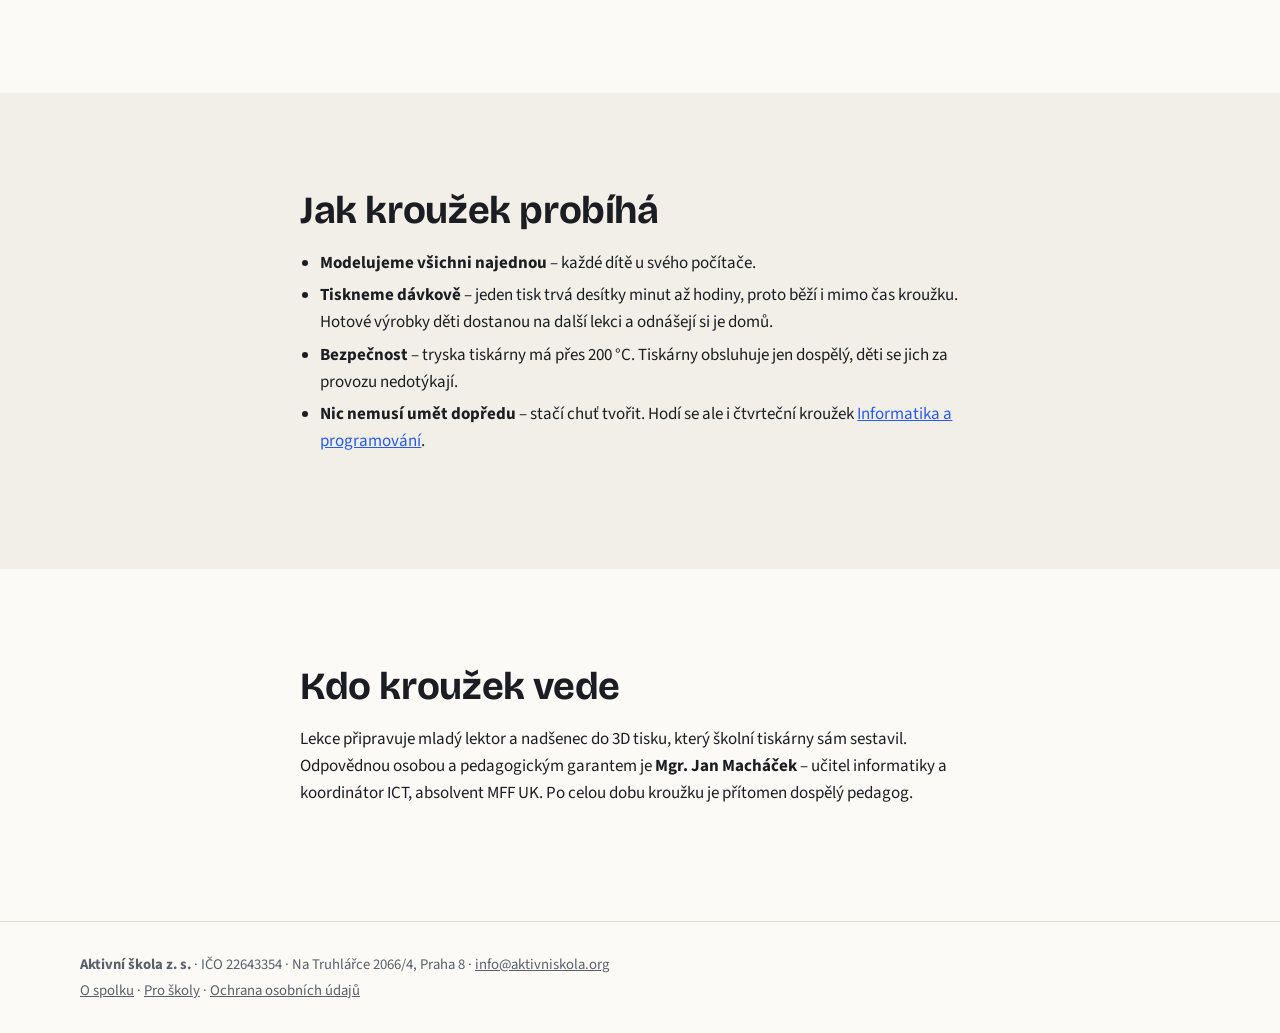
<file: krouzek-3d-tisk.html>
<!doctype html>
<html lang="cs">
<head>
<meta charset="utf-8">
<meta name="viewport" content="width=device-width, initial-scale=1">
<title>3D modelování a tisk – kroužek | Aktivní škola z. s.</title>
<meta name="description" content="Kroužek 3D modelování a tisku pro žáky 5.–9. ročníku. Tinkercad, tiskárny Original Prusa, středa 15:00–16:30, ZŠ J. A. Komenského, Praha 6.">
<link rel="canonical" href="https://aktivniskola.org/krouzek-3d-tisk">
<link rel="icon" href="favicon.svg" type="image/svg+xml">
<link rel="preconnect" href="https://fonts.googleapis.com">
<link rel="preconnect" href="https://fonts.gstatic.com" crossorigin>
<link href="https://fonts.googleapis.com/css2?family=Bricolage+Grotesque:opsz,wght@12..96,500;12..96,700;12..96,800&family=Source+Sans+3:wght@400;600&display=swap" rel="stylesheet">
<link rel="stylesheet" href="styles.css">
</head>
<body>

<header class="site-header">
  <div class="wrap header-inner">
    <a href="/" class="logo" aria-label="Aktivní škola – úvod">
      <svg viewBox="0 0 40 40" aria-hidden="true"><rect width="40" height="40" rx="10" class="logo-bg"/><path d="M11 29 19 11h2l8 18" class="logo-a"/><circle cx="29" cy="12" r="3.2" class="logo-dot"/></svg>
      <span>Aktivní škola</span>
    </a>
    <nav class="nav" aria-label="Hlavní navigace">
      <a href="/#krouzky">Kroužky</a>
      <a href="/pro-skoly">Pro školy</a>
      <a href="/o-spolku">O spolku</a>
      <a href="/#prihlaska">Přihláška</a>
    </nav>
  </div>
</header>

<main>
  <section class="hero hero-sub">
    <div class="wrap">
      <p class="eyebrow"><a href="/#krouzky">Kroužky</a> / 3D modelování a tisk</p>
      <h1>Od nápadu<br><span class="accent-make">k věci v ruce.</span></h1>
      <p class="lead">Děti si na počítači navrhnou vlastní předmět – přívěsek, figurku, krabičku nebo součástku – a pak ho vytisknou na 3D tiskárně. Učí se prostorově myslet, měřit, plánovat a dotahovat věci do konce.</p>
      <dl class="facts facts-wide">
        <div><dt>Kdy</dt><dd>středa 15:00–16:30<br><small>23. 9. – 9. 6.</small></dd></div>
        <div><dt>Kde</dt><dd>učebna informatiky 1006<br><small>ZŠ J. A. Komenského</small></dd></div>
        <div><dt>Pro koho</dt><dd>5.–9. ročník</dd></div>
        <div><dt>Cena</dt><dd>3 400 Kč / pololetí<br><small>vč. materiálu</small></dd></div>
      </dl>
      <div class="cta-row"><a class="btn btn-primary" href="/#prihlaska">Přihlásit dítě</a></div>
    </div>
  </section>

  <section class="section section-alt">
    <div class="wrap">
      <h2>Co se děti naučí</h2>
      <div class="cards">
        <article class="card card-make">
          <h3>Modelovat ve 3D</h3>
          <p>Skládání tvarů, díry, zarovnání, přesné rozměry. Od jednoduché jmenovky po vlastní vymyšlený výrobek.</p>
        </article>
        <article class="card card-digi">
          <h3>Připravit model k tisku</h3>
          <p>Proč záleží na orientaci, podpěrách a tloušťce stěn. Co tiskárna zvládne a co ne – a jak model upravit.</p>
        </article>
        <article class="card card-move">
          <h3>Dotáhnout projekt</h3>
          <p>Nápad → návrh → tisk → vyhodnocení → vylepšení. Stejný cyklus, jakým pracují designéři a inženýři.</p>
        </article>
      </div>
    </div>
  </section>

  <section class="section">
    <div class="wrap">
      <h2>Technologie, se kterými pracujeme</h2>
      <div class="tech-list">
        <article class="tech">
          <h3>Tinkercad</h3>
          <p>Bezplatný 3D modelář od firmy Autodesk, který běží přímo v prohlížeči. Žádná instalace, děti mohou na svých modelech pokračovat i doma.</p>
          <a href="https://www.tinkercad.com/" rel="noopener">tinkercad.com</a>
        </article>
        <article class="tech">
          <h3>Original Prusa MK4S a MINI+</h3>
          <p>Dvě 3D tiskárny od českého výrobce Prusa Research. Tisknou metodou FDM – roztavený plast nanášejí vrstvu po vrstvě.</p>
          <a href="https://www.prusa3d.com/" rel="noopener">prusa3d.com</a>
        </article>
        <article class="tech">
          <h3>PrusaSlicer</h3>
          <p>Program, který model „nakrájí" na vrstvy a připraví pro tiskárnu. Děti v něm vidí, jak bude tisk probíhat a jak dlouho potrvá.</p>
        </article>
        <article class="tech">
          <h3>Prusament PLA</h3>
          <p>Tiskový materiál z kukuřičného škrobu – bez zápachu, zdravotně nezávadný, vhodný pro práci s dětmi. Cena materiálu je v kroužkovném.</p>
        </article>
      </div>
    </div>
  </section>

  <section class="section section-alt">
    <div class="wrap narrow">
      <h2>Jak kroužek probíhá</h2>
      <ul class="checklist">
        <li><strong>Modelujeme všichni najednou</strong> – každé dítě u svého počítače.</li>
        <li><strong>Tiskneme dávkově</strong> – jeden tisk trvá desítky minut až hodiny, proto běží i mimo čas kroužku. Hotové výrobky děti dostanou na další lekci a odnášejí si je domů.</li>
        <li><strong>Bezpečnost</strong> – tryska tiskárny má přes 200 °C. Tiskárny obsluhuje jen dospělý, děti se jich za provozu nedotýkají.</li>
        <li><strong>Nic nemusí umět dopředu</strong> – stačí chuť tvořit. Hodí se ale i čtvrteční kroužek <a href="/krouzek-informatika">Informatika a programování</a>.</li>
      </ul>
    </div>
  </section>

  <section class="section">
    <div class="wrap narrow">
      <h2>Kdo kroužek vede</h2>
      <p>Lekce připravuje mladý lektor a nadšenec do 3D tisku, který školní tiskárny sám sestavil. Odpovědnou osobou a pedagogickým garantem je <strong>Mgr. Jan Macháček</strong> – učitel informatiky a koordinátor ICT, absolvent MFF UK. Po celou dobu kroužku je přítomen dospělý pedagog.</p>
    </div>
  </section>
</main>

<footer class="site-footer">
  <div class="wrap footer-inner">
    <p><strong>Aktivní škola z. s.</strong> · IČO 22643354 · Na Truhlářce 2066/4, Praha 8 · <a href="mailto:info@aktivniskola.org">info@aktivniskola.org</a></p>
    <p><a href="/o-spolku">O spolku</a> · <a href="/pro-skoly">Pro školy</a> · <a href="/ochrana-osobnich-udaju">Ochrana osobních údajů</a></p>
  </div>
</footer>
</body>
</html>
</file>
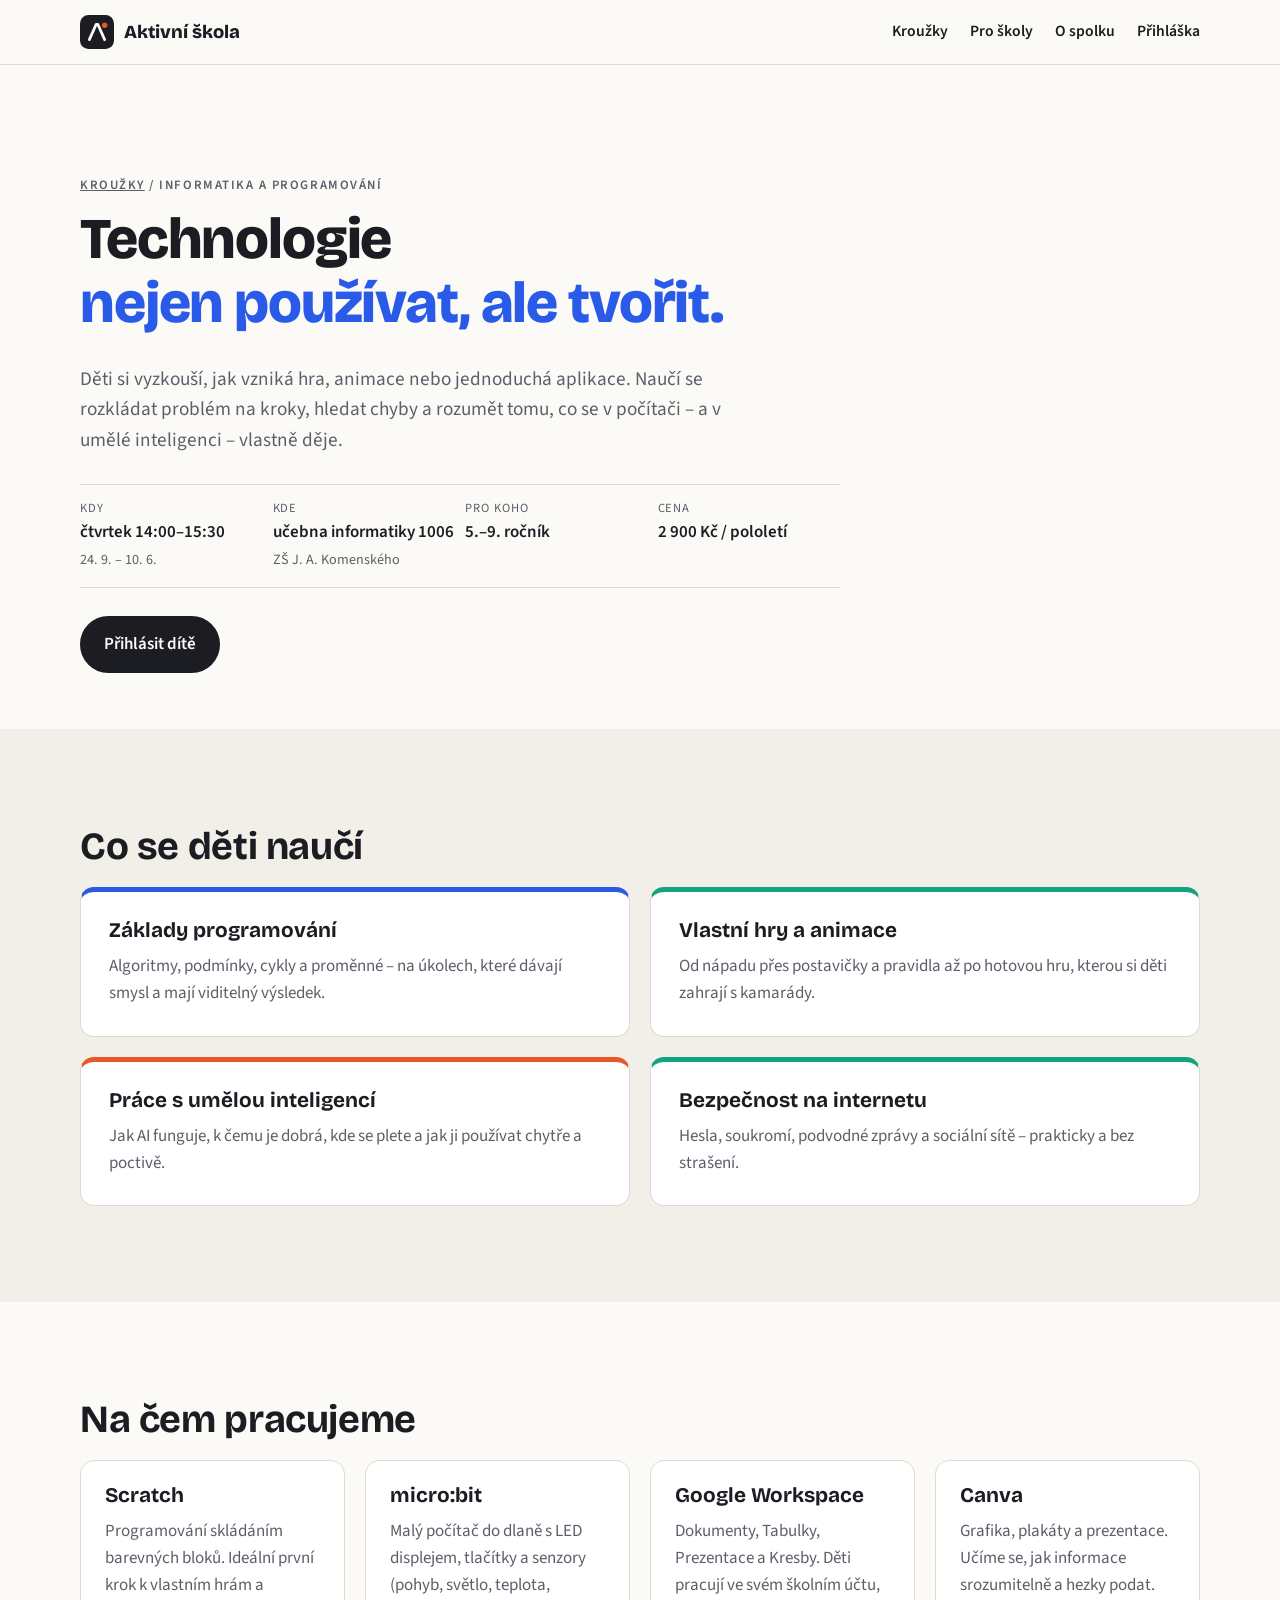
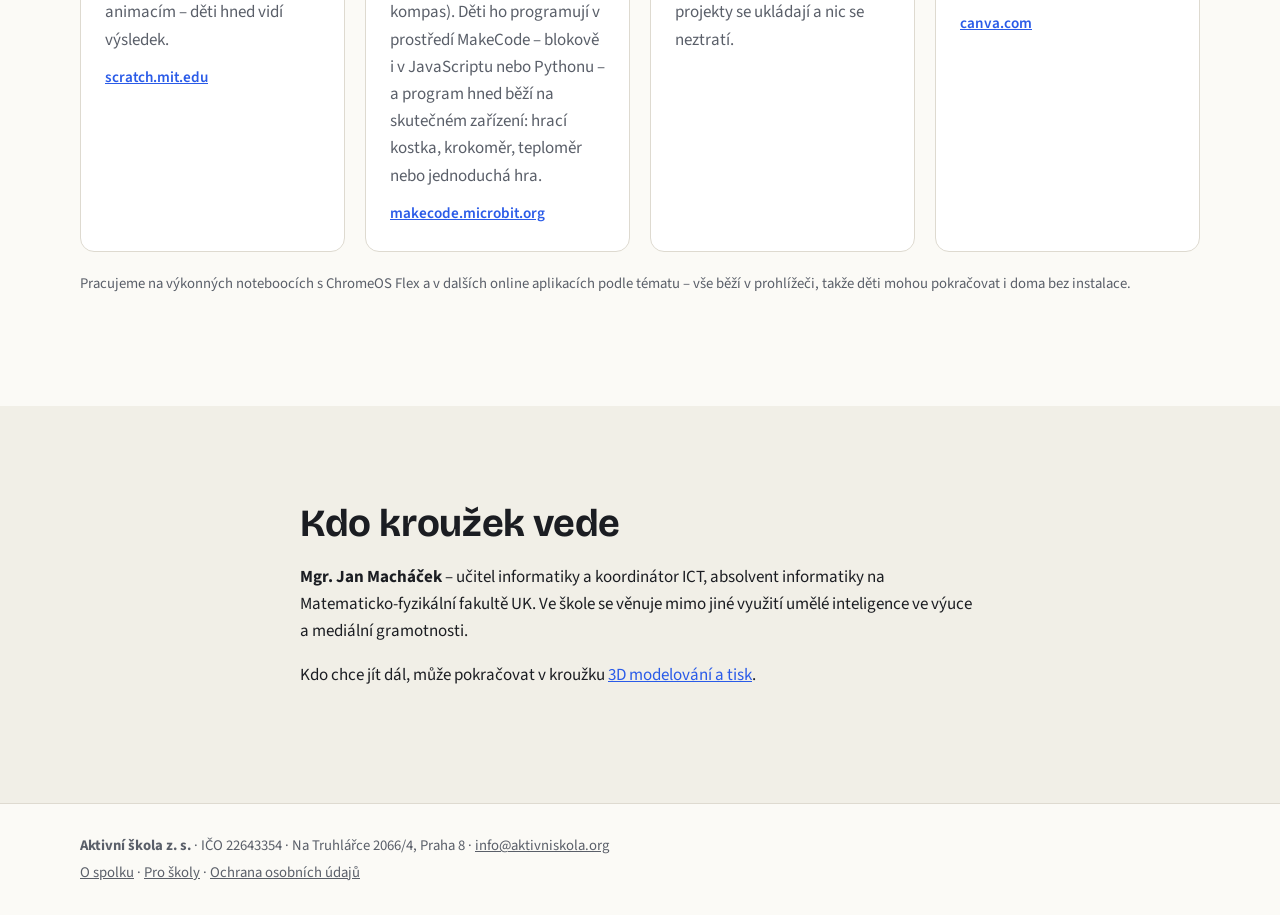
<file: krouzek-informatika.html>
<!doctype html>
<html lang="cs">
<head>
<meta charset="utf-8">
<meta name="viewport" content="width=device-width, initial-scale=1">
<title>Informatika a programování – kroužek | Aktivní škola z. s.</title>
<meta name="description" content="Kroužek informatiky a programování pro žáky 5.–9. ročníku: vlastní hry a animace, umělá inteligence, bezpečnost na internetu. Čtvrtek 14:00–15:30, ZŠ J. A. Komenského, Praha 6.">
<link rel="canonical" href="https://aktivniskola.org/krouzek-informatika">
<link rel="icon" href="favicon.svg" type="image/svg+xml">
<link rel="preconnect" href="https://fonts.googleapis.com">
<link rel="preconnect" href="https://fonts.gstatic.com" crossorigin>
<link href="https://fonts.googleapis.com/css2?family=Bricolage+Grotesque:opsz,wght@12..96,500;12..96,700;12..96,800&family=Source+Sans+3:wght@400;600&display=swap" rel="stylesheet">
<link rel="stylesheet" href="styles.css">
</head>
<body>

<header class="site-header">
  <div class="wrap header-inner">
    <a href="/" class="logo" aria-label="Aktivní škola – úvod">
      <svg viewBox="0 0 40 40" aria-hidden="true"><rect width="40" height="40" rx="10" class="logo-bg"/><path d="M11 29 19 11h2l8 18" class="logo-a"/><circle cx="29" cy="12" r="3.2" class="logo-dot"/></svg>
      <span>Aktivní škola</span>
    </a>
    <nav class="nav" aria-label="Hlavní navigace">
      <a href="/#krouzky">Kroužky</a>
      <a href="/pro-skoly">Pro školy</a>
      <a href="/o-spolku">O spolku</a>
      <a href="/#prihlaska">Přihláška</a>
    </nav>
  </div>
</header>

<main>
  <section class="hero hero-sub">
    <div class="wrap">
      <p class="eyebrow"><a href="/#krouzky">Kroužky</a> / Informatika a programování</p>
      <h1>Technologie<br><span class="accent">nejen používat, ale tvořit.</span></h1>
      <p class="lead">Děti si vyzkouší, jak vzniká hra, animace nebo jednoduchá aplikace. Naučí se rozkládat problém na kroky, hledat chyby a rozumět tomu, co se v počítači – a v umělé inteligenci – vlastně děje.</p>
      <dl class="facts facts-wide">
        <div><dt>Kdy</dt><dd>čtvrtek 14:00–15:30<br><small>24. 9. – 10. 6.</small></dd></div>
        <div><dt>Kde</dt><dd>učebna informatiky 1006<br><small>ZŠ J. A. Komenského</small></dd></div>
        <div><dt>Pro koho</dt><dd>5.–9. ročník</dd></div>
        <div><dt>Cena</dt><dd>2 900 Kč / pololetí</dd></div>
      </dl>
      <div class="cta-row"><a class="btn btn-primary" href="/#prihlaska">Přihlásit dítě</a></div>
    </div>
  </section>

  <section class="section section-alt">
    <div class="wrap">
      <h2>Co se děti naučí</h2>
      <div class="cards cards-4">
        <article class="card card-digi">
          <h3>Základy programování</h3>
          <p>Algoritmy, podmínky, cykly a proměnné – na úkolech, které dávají smysl a mají viditelný výsledek.</p>
        </article>
        <article class="card card-make">
          <h3>Vlastní hry a animace</h3>
          <p>Od nápadu přes postavičky a pravidla až po hotovou hru, kterou si děti zahrají s kamarády.</p>
        </article>
        <article class="card card-move">
          <h3>Práce s umělou inteligencí</h3>
          <p>Jak AI funguje, k čemu je dobrá, kde se plete a jak ji používat chytře a poctivě.</p>
        </article>
        <article class="card card-school">
          <h3>Bezpečnost na internetu</h3>
          <p>Hesla, soukromí, podvodné zprávy a sociální sítě – prakticky a bez strašení.</p>
        </article>
      </div>
    </div>
  </section>

  <section class="section">
    <div class="wrap">
      <h2>Na čem pracujeme</h2>
      <div class="tech-list">
        <article class="tech">
          <h3>Scratch</h3>
          <p>Programování skládáním barevných bloků. Ideální první krok k vlastním hrám a animacím – děti hned vidí výsledek.</p>
          <a href="https://scratch.mit.edu/" rel="noopener">scratch.mit.edu</a>
        </article>
        <article class="tech">
          <h3>micro:bit</h3>
          <p>Malý počítač do dlaně s LED displejem, tlačítky a senzory (pohyb, světlo, teplota, kompas). Děti ho programují v prostředí MakeCode – blokově i v JavaScriptu nebo Pythonu – a program hned běží na skutečném zařízení: hrací kostka, krokoměr, teploměr nebo jednoduchá hra.</p>
          <a href="https://makecode.microbit.org/" rel="noopener">makecode.microbit.org</a>
        </article>
        <article class="tech">
          <h3>Google Workspace</h3>
          <p>Dokumenty, Tabulky, Prezentace a Kresby. Děti pracují ve svém školním účtu, projekty se ukládají a nic se neztratí.</p>
        </article>
        <article class="tech">
          <h3>Canva</h3>
          <p>Grafika, plakáty a prezentace. Učíme se, jak informace srozumitelně a hezky podat.</p>
          <a href="https://www.canva.com/" rel="noopener">canva.com</a>
        </article>
      </div>
      <p class="note">Pracujeme na výkonných noteboocích s ChromeOS Flex a v dalších online aplikacích podle tématu – vše běží v prohlížeči, takže děti mohou pokračovat i doma bez instalace.</p>
    </div>
  </section>

  <section class="section section-alt">
    <div class="wrap narrow">
      <h2>Kdo kroužek vede</h2>
      <p><strong>Mgr. Jan Macháček</strong> – učitel informatiky a koordinátor ICT, absolvent informatiky na Matematicko-fyzikální fakultě UK. Ve škole se věnuje mimo jiné využití umělé inteligence ve výuce a mediální gramotnosti.</p>
      <p>Kdo chce jít dál, může pokračovat v kroužku <a href="/krouzek-3d-tisk">3D modelování a tisk</a>.</p>
    </div>
  </section>
</main>

<footer class="site-footer">
  <div class="wrap footer-inner">
    <p><strong>Aktivní škola z. s.</strong> · IČO 22643354 · Na Truhlářce 2066/4, Praha 8 · <a href="mailto:info@aktivniskola.org">info@aktivniskola.org</a></p>
    <p><a href="/o-spolku">O spolku</a> · <a href="/pro-skoly">Pro školy</a> · <a href="/ochrana-osobnich-udaju">Ochrana osobních údajů</a></p>
  </div>
</footer>
</body>
</html>
</file>
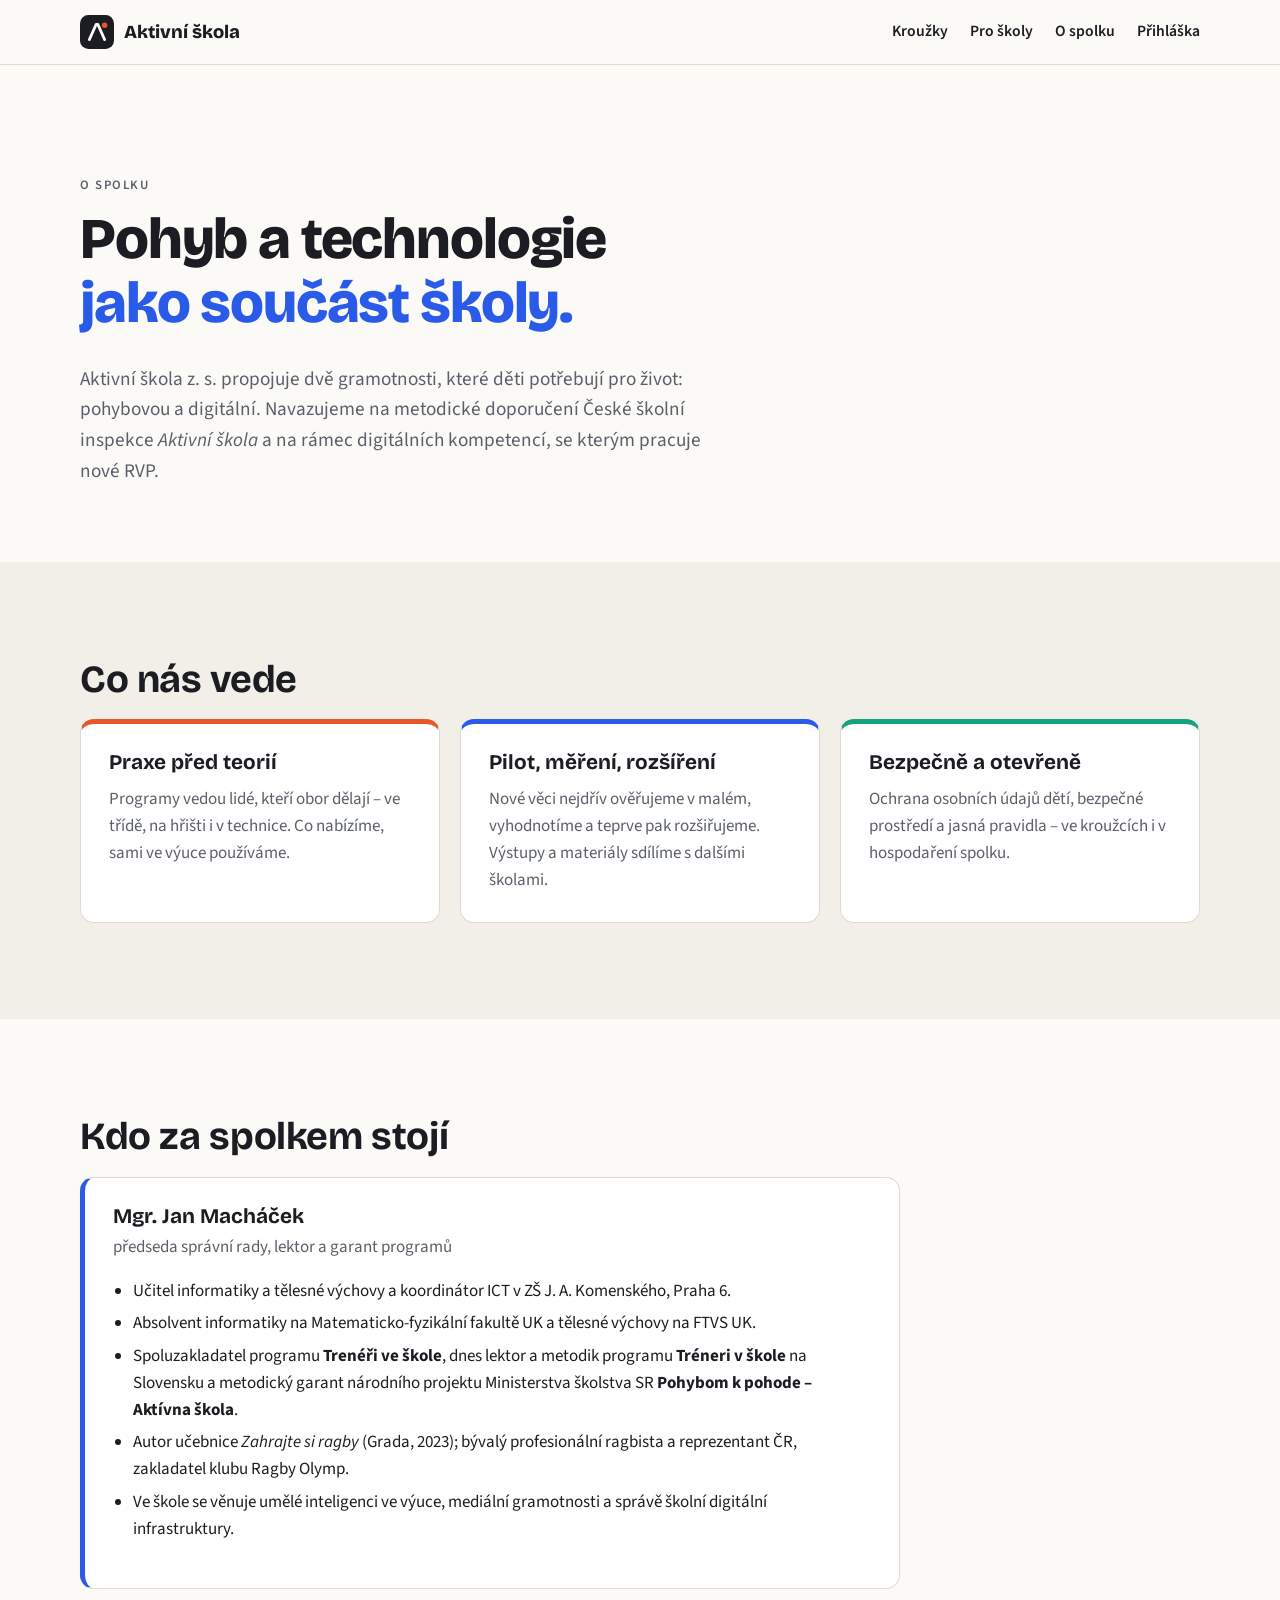
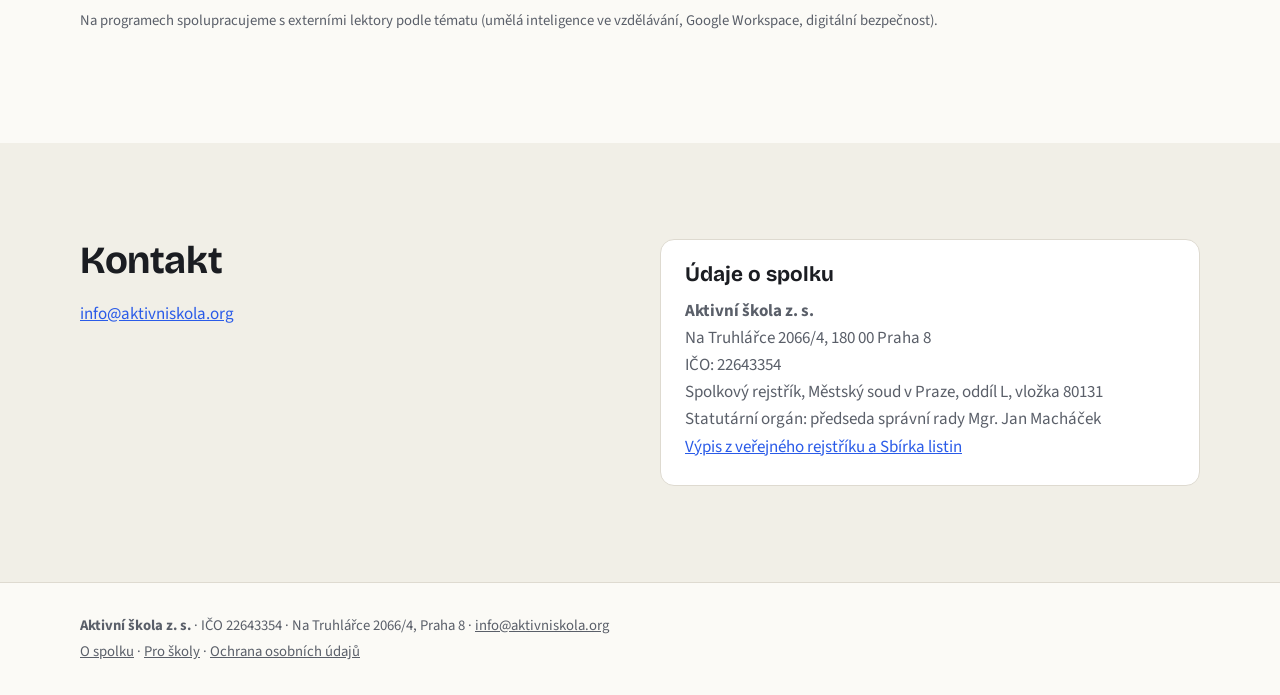
<file: o-spolku.html>
<!doctype html>
<html lang="cs">
<head>
<meta charset="utf-8">
<meta name="viewport" content="width=device-width, initial-scale=1">
<title>O spolku – Aktivní škola z. s.</title>
<meta name="description" content="Aktivní škola z. s. – spolek pro pohybovou a digitální gramotnost žáků. Kdo za spolkem stojí, jak pracujeme, údaje z rejstříku a pravidla transparentnosti.">
<link rel="canonical" href="https://aktivniskola.org/o-spolku">
<link rel="icon" href="favicon.svg" type="image/svg+xml">
<link rel="preconnect" href="https://fonts.googleapis.com">
<link rel="preconnect" href="https://fonts.gstatic.com" crossorigin>
<link href="https://fonts.googleapis.com/css2?family=Bricolage+Grotesque:opsz,wght@12..96,500;12..96,700;12..96,800&family=Source+Sans+3:wght@400;600&display=swap" rel="stylesheet">
<link rel="stylesheet" href="styles.css">
</head>
<body>

<header class="site-header">
  <div class="wrap header-inner">
    <a href="/" class="logo" aria-label="Aktivní škola – úvod">
      <svg viewBox="0 0 40 40" aria-hidden="true"><rect width="40" height="40" rx="10" class="logo-bg"/><path d="M11 29 19 11h2l8 18" class="logo-a"/><circle cx="29" cy="12" r="3.2" class="logo-dot"/></svg>
      <span>Aktivní škola</span>
    </a>
    <nav class="nav" aria-label="Hlavní navigace">
      <a href="/#krouzky">Kroužky</a>
      <a href="/pro-skoly">Pro školy</a>
      <a href="/o-spolku">O spolku</a>
      <a href="/#prihlaska">Přihláška</a>
    </nav>
  </div>
</header>

<main>
  <section class="hero hero-sub">
    <div class="wrap">
      <p class="eyebrow">O spolku</p>
      <h1>Pohyb a technologie<br><span class="accent">jako součást školy.</span></h1>
      <p class="lead">Aktivní škola z. s. propojuje dvě gramotnosti, které děti potřebují pro život: pohybovou a digitální. Navazujeme na metodické doporučení České školní inspekce <em>Aktivní škola</em> a na rámec digitálních kompetencí, se kterým pracuje nové RVP.</p>
    </div>
  </section>

  <section class="section section-alt">
    <div class="wrap">
      <h2>Co nás vede</h2>
      <div class="cards">
        <article class="card card-move">
          <h3>Praxe před teorií</h3>
          <p>Programy vedou lidé, kteří obor dělají – ve třídě, na hřišti i v technice. Co nabízíme, sami ve výuce používáme.</p>
        </article>
        <article class="card card-digi">
          <h3>Pilot, měření, rozšíření</h3>
          <p>Nové věci nejdřív ověřujeme v malém, vyhodnotíme a teprve pak rozšiřujeme. Výstupy a materiály sdílíme s dalšími školami.</p>
        </article>
        <article class="card card-make">
          <h3>Bezpečně a otevřeně</h3>
          <p>Ochrana osobních údajů dětí, bezpečné prostředí a jasná pravidla – ve kroužcích i v hospodaření spolku.</p>
        </article>
      </div>
    </div>
  </section>

  <section class="section">
    <div class="wrap">
      <h2>Kdo za spolkem stojí</h2>
      <div class="person">
        <div class="person-head">
          <h3>Mgr. Jan Macháček</h3>
          <p class="person-role">předseda správní rady, lektor a garant programů</p>
        </div>
        <ul class="checklist">
          <li>Učitel informatiky a tělesné výchovy a koordinátor ICT v ZŠ J. A. Komenského, Praha 6.</li>
          <li>Absolvent informatiky na Matematicko-fyzikální fakultě UK a tělesné výchovy na FTVS UK.</li>
          <li>Spoluzakladatel programu <strong>Trenéři ve škole</strong>, dnes lektor a metodik programu <strong>Tréneri v škole</strong> na Slovensku a metodický garant národního projektu Ministerstva školstva SR <strong>Pohybom k pohode – Aktívna škola</strong>.</li>
          <li>Autor učebnice <em>Zahrajte si ragby</em> (Grada, 2023); bývalý profesionální ragbista a reprezentant ČR, zakladatel klubu Ragby Olymp.</li>
          <li>Ve škole se věnuje umělé inteligenci ve výuce, mediální gramotnosti a správě školní digitální infrastruktury.</li>
        </ul>
      </div>
      <p class="note">Na programech spolupracujeme s externími lektory podle tématu (umělá inteligence ve vzdělávání, Google Workspace, digitální bezpečnost).</p>
    </div>
  </section>

  <section class="section section-alt">
    <div class="wrap contact-grid">
      <div>
        <h2>Kontakt</h2>
        <p><a href="mailto:info@aktivniskola.org">info@aktivniskola.org</a></p>
      </div>
      <div class="legal">
        <h3>Údaje o spolku</h3>
        <p><strong>Aktivní škola z. s.</strong><br>
        Na Truhlářce 2066/4, 180 00 Praha 8<br>
        IČO: 22643354<br>
        Spolkový rejstřík, Městský soud v Praze, oddíl L, vložka 80131<br>
        Statutární orgán: předseda správní rady Mgr. Jan Macháček<br>
        <a href="https://or.justice.cz/ias/ui/rejstrik-$firma?ico=22643354" rel="noopener">Výpis z veřejného rejstříku a Sbírka listin</a></p>
      </div>
    </div>
  </section>
</main>

<footer class="site-footer">
  <div class="wrap footer-inner">
    <p><strong>Aktivní škola z. s.</strong> · IČO 22643354 · Na Truhlářce 2066/4, Praha 8 · <a href="mailto:info@aktivniskola.org">info@aktivniskola.org</a></p>
    <p><a href="/o-spolku">O spolku</a> · <a href="/pro-skoly">Pro školy</a> · <a href="/ochrana-osobnich-udaju">Ochrana osobních údajů</a></p>
  </div>
</footer>
</body>
</html>
</file>
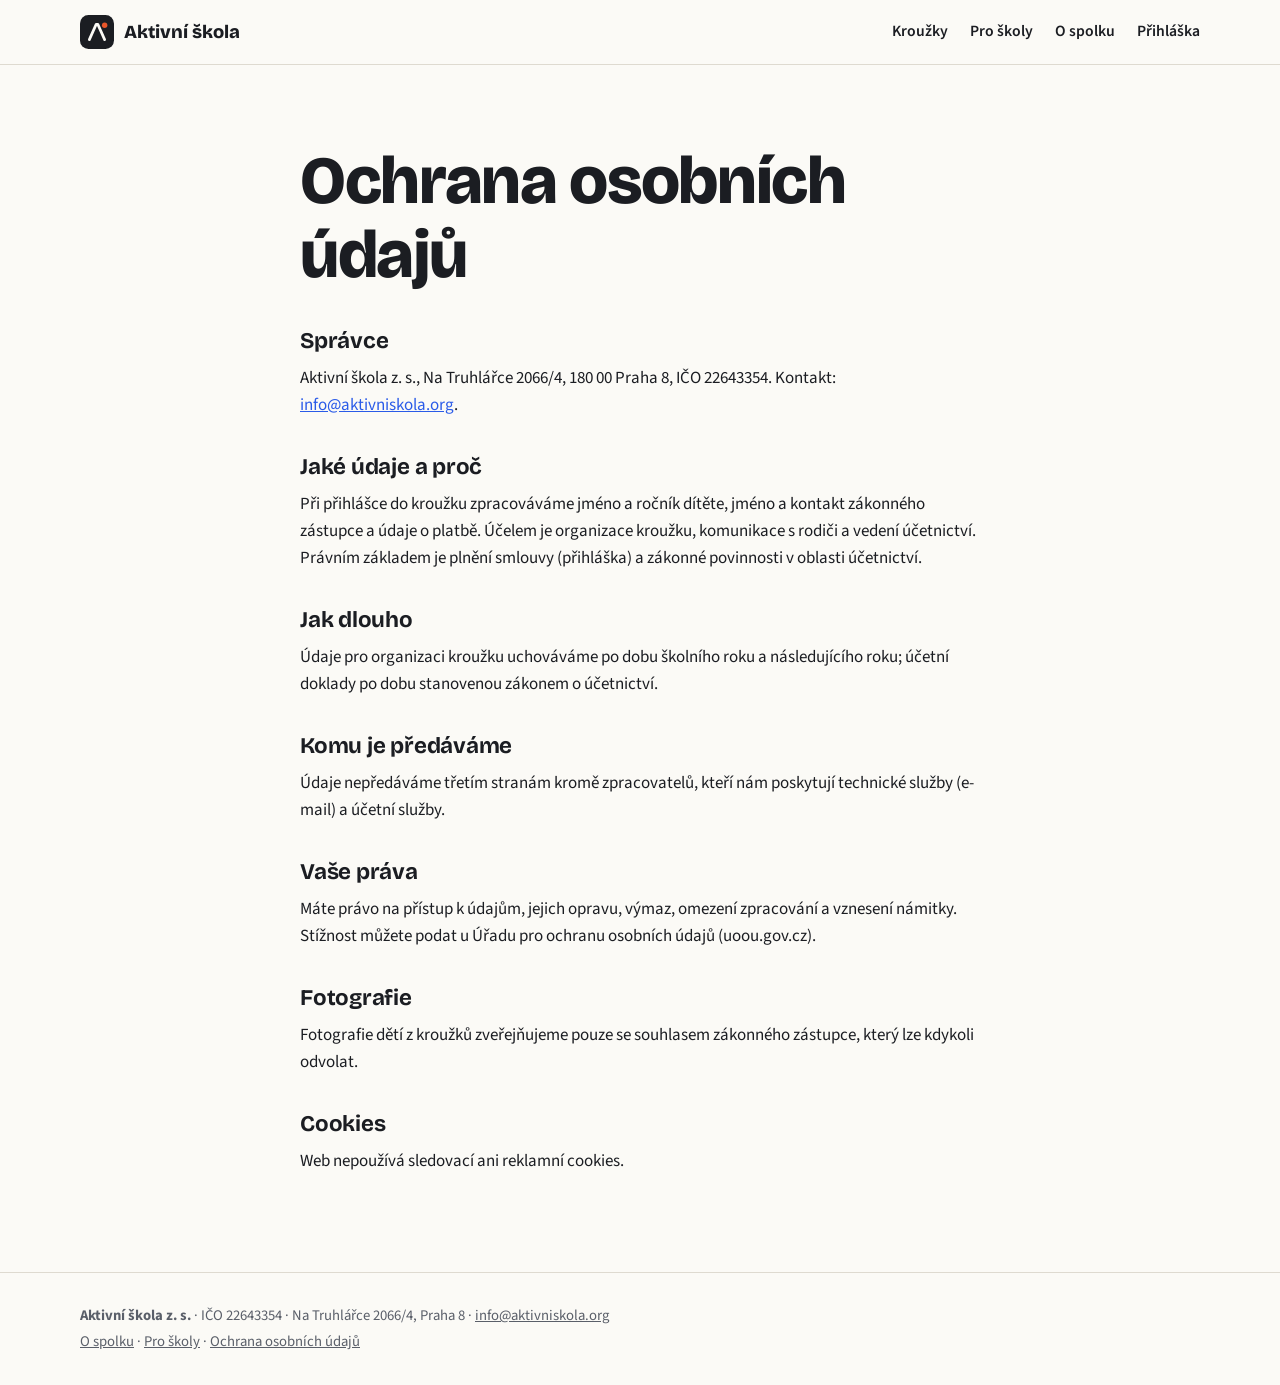
<file: ochrana-osobnich-udaju.html>
<!doctype html>
<html lang="cs">
<head>
<meta charset="utf-8">
<meta name="viewport" content="width=device-width, initial-scale=1">
<title>Ochrana osobních údajů – Aktivní škola z. s.</title>
<link rel="icon" href="favicon.svg" type="image/svg+xml">
<link href="https://fonts.googleapis.com/css2?family=Bricolage+Grotesque:opsz,wght@12..96,700;12..96,800&family=Source+Sans+3:wght@400;600&display=swap" rel="stylesheet">
<link rel="stylesheet" href="styles.css">
</head>
<body>
<header class="site-header">
  <div class="wrap header-inner">
    <a href="/" class="logo" aria-label="Aktivní škola – úvod">
      <svg viewBox="0 0 40 40" aria-hidden="true"><rect width="40" height="40" rx="10" class="logo-bg"/><path d="M11 29 19 11h2l8 18" class="logo-a"/><circle cx="29" cy="12" r="3.2" class="logo-dot"/></svg>
      <span>Aktivní škola</span>
    </a>
    <nav class="nav" aria-label="Hlavní navigace">
      <a href="/#krouzky">Kroužky</a>
      <a href="/pro-skoly">Pro školy</a>
      <a href="/o-spolku">O spolku</a>
      <a href="/#prihlaska">Přihláška</a>
    </nav>
  </div>
</header>
<main class="wrap narrow prose">
  <h1>Ochrana osobních údajů</h1>

  <h2>Správce</h2>
  <p>Aktivní škola z. s., Na Truhlářce 2066/4, 180 00 Praha 8, IČO 22643354. Kontakt: <a href="mailto:info@aktivniskola.org">info@aktivniskola.org</a>.</p>

  <h2>Jaké údaje a proč</h2>
  <p>Při přihlášce do kroužku zpracováváme jméno a ročník dítěte, jméno a kontakt zákonného zástupce a údaje o platbě. Účelem je organizace kroužku, komunikace s rodiči a vedení účetnictví. Právním základem je plnění smlouvy (přihláška) a zákonné povinnosti v oblasti účetnictví.</p>

  <h2>Jak dlouho</h2>
  <p>Údaje pro organizaci kroužku uchováváme po dobu školního roku a následujícího roku; účetní doklady po dobu stanovenou zákonem o účetnictví.</p>

  <h2>Komu je předáváme</h2>
  <p>Údaje nepředáváme třetím stranám kromě zpracovatelů, kteří nám poskytují technické služby (e-mail) a účetní služby.</p>

  <h2>Vaše práva</h2>
  <p>Máte právo na přístup k údajům, jejich opravu, výmaz, omezení zpracování a vznesení námitky. Stížnost můžete podat u Úřadu pro ochranu osobních údajů (uoou.gov.cz).</p>

  <h2>Fotografie</h2>
  <p>Fotografie dětí z kroužků zveřejňujeme pouze se souhlasem zákonného zástupce, který lze kdykoli odvolat.</p>

  <h2>Cookies</h2>
  <p>Web nepoužívá sledovací ani reklamní cookies.</p>
</main>
<footer class="site-footer">
  <div class="wrap footer-inner">
    <p><strong>Aktivní škola z. s.</strong> · IČO 22643354 · Na Truhlářce 2066/4, Praha 8 · <a href="mailto:info@aktivniskola.org">info@aktivniskola.org</a></p>
    <p><a href="/o-spolku">O spolku</a> · <a href="/pro-skoly">Pro školy</a> · <a href="/ochrana-osobnich-udaju">Ochrana osobních údajů</a></p>
  </div>
</footer>
</body>
</html>
</file>
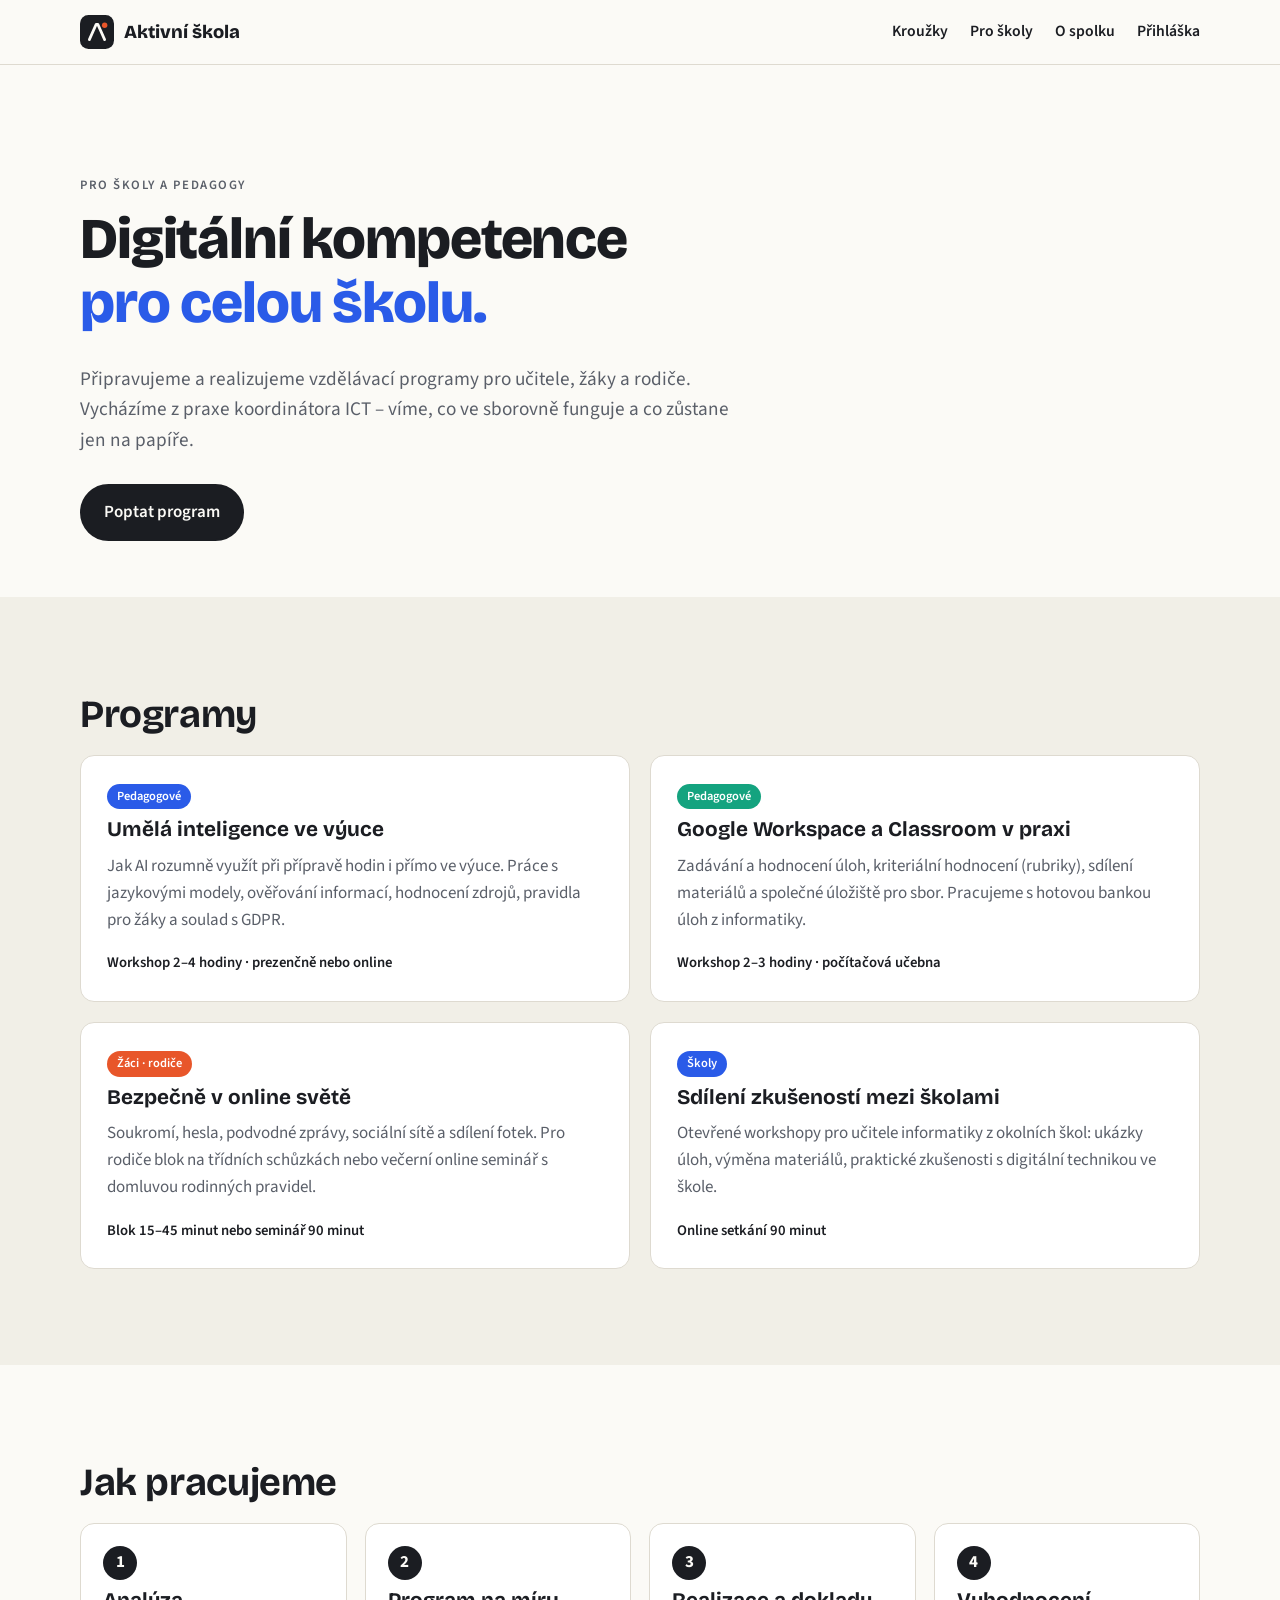
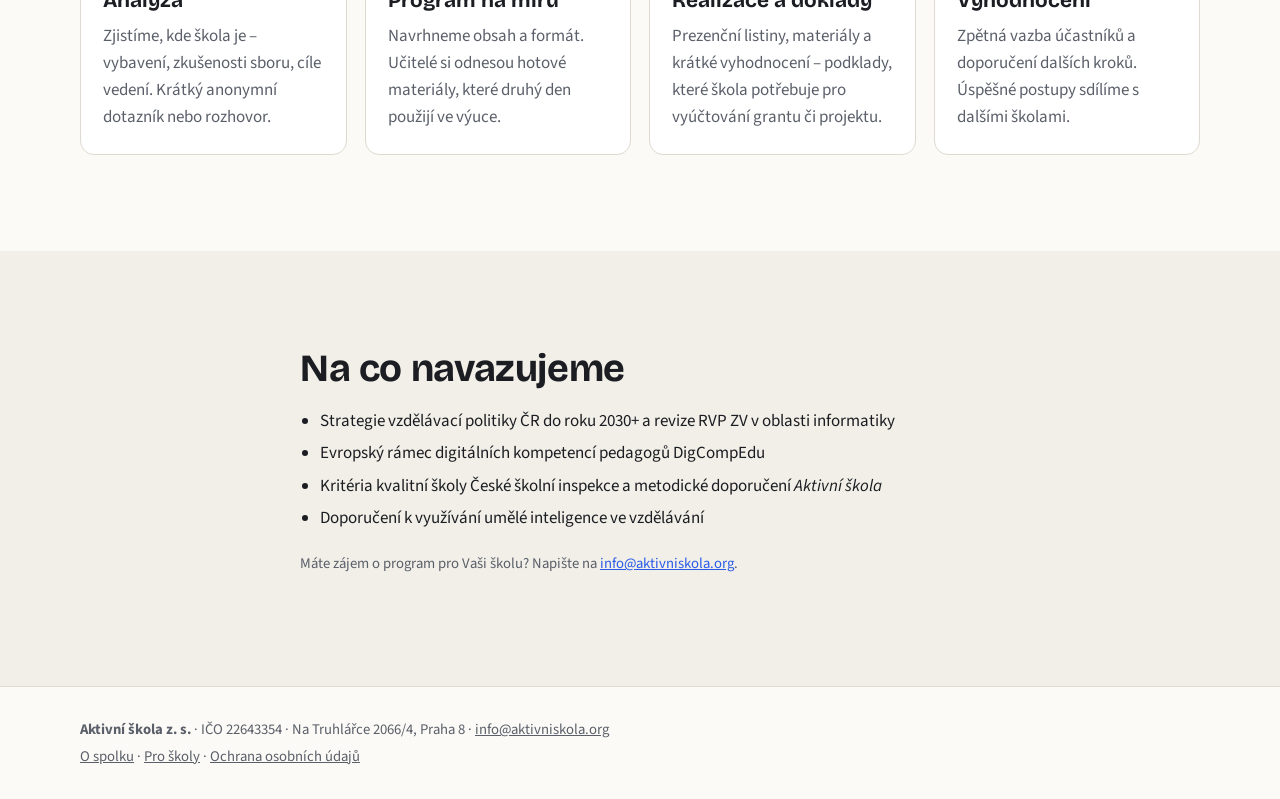
<file: pro-skoly.html>
<!doctype html>
<html lang="cs">
<head>
<meta charset="utf-8">
<meta name="viewport" content="width=device-width, initial-scale=1">
<title>Pro školy a pedagogy – Aktivní škola z. s.</title>
<meta name="description" content="Vzdělávací programy pro školy: umělá inteligence ve výuce, Google Workspace a Classroom, digitální bezpečnost pro žáky, učitele a rodiče.">
<link rel="canonical" href="https://aktivniskola.org/pro-skoly">
<link rel="icon" href="favicon.svg" type="image/svg+xml">
<link rel="preconnect" href="https://fonts.googleapis.com">
<link rel="preconnect" href="https://fonts.gstatic.com" crossorigin>
<link href="https://fonts.googleapis.com/css2?family=Bricolage+Grotesque:opsz,wght@12..96,500;12..96,700;12..96,800&family=Source+Sans+3:wght@400;600&display=swap" rel="stylesheet">
<link rel="stylesheet" href="styles.css">
</head>
<body>

<header class="site-header">
  <div class="wrap header-inner">
    <a href="/" class="logo" aria-label="Aktivní škola – úvod">
      <svg viewBox="0 0 40 40" aria-hidden="true"><rect width="40" height="40" rx="10" class="logo-bg"/><path d="M11 29 19 11h2l8 18" class="logo-a"/><circle cx="29" cy="12" r="3.2" class="logo-dot"/></svg>
      <span>Aktivní škola</span>
    </a>
    <nav class="nav" aria-label="Hlavní navigace">
      <a href="/#krouzky">Kroužky</a>
      <a href="/pro-skoly">Pro školy</a>
      <a href="/o-spolku">O spolku</a>
      <a href="/#prihlaska">Přihláška</a>
    </nav>
  </div>
</header>

<main>
  <section class="hero hero-sub">
    <div class="wrap">
      <p class="eyebrow">Pro školy a pedagogy</p>
      <h1>Digitální kompetence<br><span class="accent">pro celou školu.</span></h1>
      <p class="lead">Připravujeme a realizujeme vzdělávací programy pro učitele, žáky a rodiče. Vycházíme z praxe koordinátora ICT – víme, co ve sborovně funguje a co zůstane jen na papíře.</p>
      <div class="cta-row"><a class="btn btn-primary" href="mailto:info@aktivniskola.org?subject=Popt%C3%A1vka%20programu%20pro%20%C5%A1kolu">Poptat program</a></div>
    </div>
  </section>

  <section class="section section-alt">
    <div class="wrap">
      <h2>Programy</h2>
      <div class="programs">
        <article class="program">
          <span class="badge badge-digi">Pedagogové</span>
          <h3>Umělá inteligence ve výuce</h3>
          <p>Jak AI rozumně využít při přípravě hodin i přímo ve výuce. Práce s jazykovými modely, ověřování informací, hodnocení zdrojů, pravidla pro žáky a soulad s GDPR.</p>
          <p class="program-meta">Workshop 2–4 hodiny · prezenčně nebo online</p>
        </article>
        <article class="program">
          <span class="badge badge-make">Pedagogové</span>
          <h3>Google Workspace a Classroom v praxi</h3>
          <p>Zadávání a hodnocení úloh, kriteriální hodnocení (rubriky), sdílení materiálů a společné úložiště pro sbor. Pracujeme s hotovou bankou úloh z informatiky.</p>
          <p class="program-meta">Workshop 2–3 hodiny · počítačová učebna</p>
        </article>
        <article class="program">
          <span class="badge badge-move">Žáci · rodiče</span>
          <h3>Bezpečně v online světě</h3>
          <p>Soukromí, hesla, podvodné zprávy, sociální sítě a sdílení fotek. Pro rodiče blok na třídních schůzkách nebo večerní online seminář s domluvou rodinných pravidel.</p>
          <p class="program-meta">Blok 15–45 minut nebo seminář 90 minut</p>
        </article>
        <article class="program">
          <span class="badge badge-digi">Školy</span>
          <h3>Sdílení zkušeností mezi školami</h3>
          <p>Otevřené workshopy pro učitele informatiky z okolních škol: ukázky úloh, výměna materiálů, praktické zkušenosti s digitální technikou ve škole.</p>
          <p class="program-meta">Online setkání 90 minut</p>
        </article>
      </div>
    </div>
  </section>

  <section class="section">
    <div class="wrap">
      <h2>Jak pracujeme</h2>
      <div class="steps">
        <div class="step"><span class="step-n">1</span><h3>Analýza</h3><p>Zjistíme, kde škola je – vybavení, zkušenosti sboru, cíle vedení. Krátký anonymní dotazník nebo rozhovor.</p></div>
        <div class="step"><span class="step-n">2</span><h3>Program na míru</h3><p>Navrhneme obsah a formát. Učitelé si odnesou hotové materiály, které druhý den použijí ve výuce.</p></div>
        <div class="step"><span class="step-n">3</span><h3>Realizace a doklady</h3><p>Prezenční listiny, materiály a krátké vyhodnocení – podklady, které škola potřebuje pro vyúčtování grantu či projektu.</p></div>
        <div class="step"><span class="step-n">4</span><h3>Vyhodnocení</h3><p>Zpětná vazba účastníků a doporučení dalších kroků. Úspěšné postupy sdílíme s dalšími školami.</p></div>
      </div>
    </div>
  </section>

  <section class="section section-alt">
    <div class="wrap narrow">
      <h2>Na co navazujeme</h2>
      <ul class="checklist">
        <li>Strategie vzdělávací politiky ČR do roku 2030+ a revize RVP ZV v oblasti informatiky</li>
        <li>Evropský rámec digitálních kompetencí pedagogů DigCompEdu</li>
        <li>Kritéria kvalitní školy České školní inspekce a metodické doporučení <em>Aktivní škola</em></li>
        <li>Doporučení k využívání umělé inteligence ve vzdělávání</li>
      </ul>
      <p class="note">Máte zájem o program pro Vaši školu? Napište na <a href="mailto:info@aktivniskola.org">info@aktivniskola.org</a>.</p>
    </div>
  </section>
</main>

<footer class="site-footer">
  <div class="wrap footer-inner">
    <p><strong>Aktivní škola z. s.</strong> · IČO 22643354 · Na Truhlářce 2066/4, Praha 8 · <a href="mailto:info@aktivniskola.org">info@aktivniskola.org</a></p>
    <p><a href="/o-spolku">O spolku</a> · <a href="/pro-skoly">Pro školy</a> · <a href="/ochrana-osobnich-udaju">Ochrana osobních údajů</a></p>
  </div>
</footer>
</body>
</html>
</file>
<file: styles.css>
:root {
  --bg: #fbfaf6;
  --bg-alt: #f1efe7;
  --ink: #1b1d22;
  --muted: #5a5f69;
  --line: #dedad0;
  --move: #e8562a;      /* pohyb – oranžová */
  --digi: #2a5be8;      /* digitál – modrá */
  --make: #14a37f;      /* tvorba – zelená */
  --card: #ffffff;
  --radius: 14px;
  --font-head: "Bricolage Grotesque", system-ui, sans-serif;
  --font-body: "Source Sans 3", system-ui, sans-serif;
}
@media (prefers-color-scheme: dark) {
  :root:not([data-theme="light"]) {
    --bg: #14161a; --bg-alt: #1b1e23; --ink: #eef0f3; --muted: #a3a9b3;
    --line: #2c3038; --card: #1f2228;
    --move: #ff7a4d; --digi: #6f93ff; --make: #3fcfa6;
  }
}

* { box-sizing: border-box; }
html { scroll-behavior: smooth; scroll-padding-top: 72px; }
body {
  margin: 0; background: var(--bg); color: var(--ink);
  font: 400 1.0625rem/1.6 var(--font-body);
  -webkit-font-smoothing: antialiased;
}
h1, h2, h3 { font-family: var(--font-head); line-height: 1.1; margin: 0 0 .5em; }
h1 { font-size: clamp(2.4rem, 6vw, 4.2rem); font-weight: 800; letter-spacing: -.02em; }
h2 { font-size: clamp(1.8rem, 3.5vw, 2.4rem); font-weight: 700; letter-spacing: -.01em; }
h3 { font-size: 1.3rem; font-weight: 700; }
a { color: var(--digi); }
p { margin: 0 0 1em; }

.wrap { width: min(1120px, 100% - 32px); margin-inline: auto; }
.narrow { width: min(680px, 100% - 32px); }

/* Header */
.site-header {
  position: sticky; top: 0; z-index: 10;
  background: color-mix(in srgb, var(--bg) 88%, transparent);
  backdrop-filter: blur(8px); border-bottom: 1px solid var(--line);
}
.header-inner { display: flex; align-items: center; justify-content: space-between; height: 64px; gap: 16px; }
.logo { display: flex; align-items: center; gap: 10px; text-decoration: none; color: var(--ink);
  font: 800 1.15rem var(--font-head); }
.logo svg { width: 34px; height: 34px; }
.logo-bg { fill: var(--ink); }
.logo-a { fill: none; stroke: var(--bg); stroke-width: 3.2; stroke-linecap: round; stroke-linejoin: round; }
.logo-dot { fill: var(--move); }
.nav { display: flex; gap: 22px; }
.nav a { color: var(--ink); text-decoration: none; font-weight: 600; font-size: .98rem; }
.nav a:hover { color: var(--move); }
@media (max-width: 640px) {
  .nav { gap: 14px; }
  .nav a:nth-child(1), .nav a:nth-child(4) { display: none; }
}

/* Hero */
.hero { padding: clamp(48px, 9vw, 110px) 0 clamp(40px, 7vw, 90px); }
.hero-grid { display: grid; grid-template-columns: 1.3fr 1fr; gap: 48px; align-items: center; }
.eyebrow { text-transform: uppercase; letter-spacing: .12em; font-size: .8rem; font-weight: 600; color: var(--muted); }
.accent { color: var(--digi); }
.lead { font-size: 1.2rem; color: var(--muted); max-width: 34em; }
.cta-row { display: flex; gap: 12px; flex-wrap: wrap; margin-top: 28px; }
.btn { display: inline-block; padding: 13px 22px; border-radius: 999px; font-weight: 600;
  text-decoration: none; border: 2px solid var(--ink); transition: transform .15s; }
.btn:hover { transform: translateY(-2px); }
.btn-primary { background: var(--ink); color: var(--bg); }
.btn-ghost { color: var(--ink); }

.hero-art { display: grid; grid-template-columns: 1fr 1fr; grid-template-rows: 1fr 1fr; gap: 14px; aspect-ratio: 1; }
.tile { border-radius: 22px; display: grid; place-items: center;
  font: 800 clamp(1.3rem, 3vw, 2rem) var(--font-head); color: #fff; }
.tile-move { background: var(--move); grid-row: span 2; }
.tile-digi { background: var(--digi); }
.tile-make { background: var(--make); }
@media (max-width: 820px) {
  .hero-grid { grid-template-columns: 1fr; }
  .hero-art { aspect-ratio: 3 / 1.4; max-width: 520px; }
}

/* Sections */
.section { padding: clamp(56px, 8vw, 96px) 0; }
.section-alt { background: var(--bg-alt); }
.section-lead { color: var(--muted); font-size: 1.1rem; max-width: 40em; margin-bottom: 36px; }

.cards { display: grid; grid-template-columns: repeat(3, 1fr); gap: 20px; }
.card { background: var(--card); border: 1px solid var(--line); border-radius: var(--radius);
  padding: 28px; border-top: 5px solid var(--ink); }
.card p { color: var(--muted); margin: 0; }
.card-move { border-top-color: var(--move); }
.card-digi { border-top-color: var(--digi); }
.card-school { border-top-color: var(--make); }
@media (max-width: 820px) { .cards { grid-template-columns: 1fr; } }

.courses { display: grid; grid-template-columns: repeat(2, 1fr); gap: 20px; }
.course { background: var(--card); border: 1px solid var(--line); border-radius: var(--radius); padding: 28px; }
.course p { color: var(--muted); margin: 0; }
.badge { display: inline-block; font-size: .78rem; font-weight: 600; padding: 3px 10px; border-radius: 999px;
  color: #fff; margin-bottom: 10px; }
.badge-digi { background: var(--digi); }
.badge-make { background: var(--make); }
.badge-move { background: var(--move); }
.facts { display: grid; grid-template-columns: repeat(3, 1fr); gap: 10px; margin: 6px 0 18px;
  padding: 14px 0; border-block: 1px solid var(--line); }
.facts dt { font-size: .78rem; text-transform: uppercase; letter-spacing: .08em; color: var(--muted); }
.facts dd { margin: 0; font-weight: 600; }
@media (max-width: 820px) { .courses { grid-template-columns: 1fr; } }
@media (max-width: 420px) { .facts { grid-template-columns: 1fr; } }

.note { font-size: .92rem; color: var(--muted); margin-top: 20px; }

.contact-grid { display: grid; grid-template-columns: 1fr 1fr; gap: 40px; }
.legal { background: var(--card); border: 1px solid var(--line); border-radius: var(--radius); padding: 24px; }
.legal p { margin: 0; color: var(--muted); }
@media (max-width: 720px) { .contact-grid { grid-template-columns: 1fr; } }

.site-footer { padding: 28px 0; border-top: 1px solid var(--line); color: var(--muted); font-size: .92rem; }
.site-footer a { color: var(--muted); }

.prose { padding: clamp(40px, 7vw, 80px) 0; }
.prose h2 { font-size: 1.4rem; margin-top: 1.6em; }
.facts dd small { font-weight: 400; color: var(--muted); }
.checklist { margin: 0 0 1em; padding-left: 1.2em; }
.checklist li { margin-bottom: .3em; }

/* Podstránky kroužků */
.hero-sub { padding-bottom: clamp(32px, 5vw, 56px); }
.hero-sub h1 { font-size: clamp(2.2rem, 5vw, 3.6rem); }
.eyebrow a { color: inherit; }
.accent-make { color: var(--make); }
.facts-wide { grid-template-columns: repeat(4, 1fr); max-width: 760px; margin-top: 28px; }
@media (max-width: 640px) { .facts-wide { grid-template-columns: 1fr 1fr; } }
.card-make { border-top-color: var(--make); }
.cards-4 { grid-template-columns: repeat(2, 1fr); }
@media (max-width: 820px) { .cards-4 { grid-template-columns: 1fr; } }
.tech-list { display: grid; grid-template-columns: repeat(auto-fit, minmax(240px, 1fr)); gap: 20px; }
.tech { background: var(--card); border: 1px solid var(--line); border-radius: var(--radius); padding: 24px; }
.tech p { color: var(--muted); margin: 0 0 .6em; }
.tech a { font-weight: 600; font-size: .95rem; }
.more { display: inline-block; margin-top: 16px; font-weight: 600; text-decoration: none; }
.more:hover { text-decoration: underline; }

/* O spolku / Pro školy */
.person { background: var(--card); border: 1px solid var(--line); border-radius: var(--radius); padding: 28px; max-width: 820px; border-left: 5px solid var(--digi); }
.person-role { color: var(--muted); margin-top: -.3em; }
.timeline { display: grid; gap: 14px; max-width: 760px; }
.tl-item { display: grid; grid-template-columns: 90px 1fr; gap: 16px; align-items: baseline; background: var(--card); border: 1px solid var(--line); border-radius: var(--radius); padding: 16px 20px; }
.tl-item p { margin: 0; }
.tl-date { font: 800 1.1rem var(--font-head); color: var(--move); }
.programs { display: grid; grid-template-columns: repeat(2, 1fr); gap: 20px; }
.program { background: var(--card); border: 1px solid var(--line); border-radius: var(--radius); padding: 26px; }
.program p { color: var(--muted); }
.program-meta { font-size: .92rem; font-weight: 600; color: var(--ink) !important; margin: 0; }
.steps { display: grid; grid-template-columns: repeat(4, 1fr); gap: 18px; }
.step { background: var(--card); border: 1px solid var(--line); border-radius: var(--radius); padding: 22px; }
.step p { color: var(--muted); margin: 0; }
.step-n { display: inline-grid; place-items: center; width: 34px; height: 34px; border-radius: 50%; background: var(--ink); color: var(--bg); font-weight: 700; margin-bottom: 10px; }
@media (max-width: 900px) { .programs, .steps { grid-template-columns: 1fr; } }
.footer-inner p { margin: .2em 0; }
@media (max-width: 640px) { .nav a:nth-child(1), .nav a:nth-child(4) { display: inline; } .nav { gap: 12px; font-size: .9rem; } }
</file>
